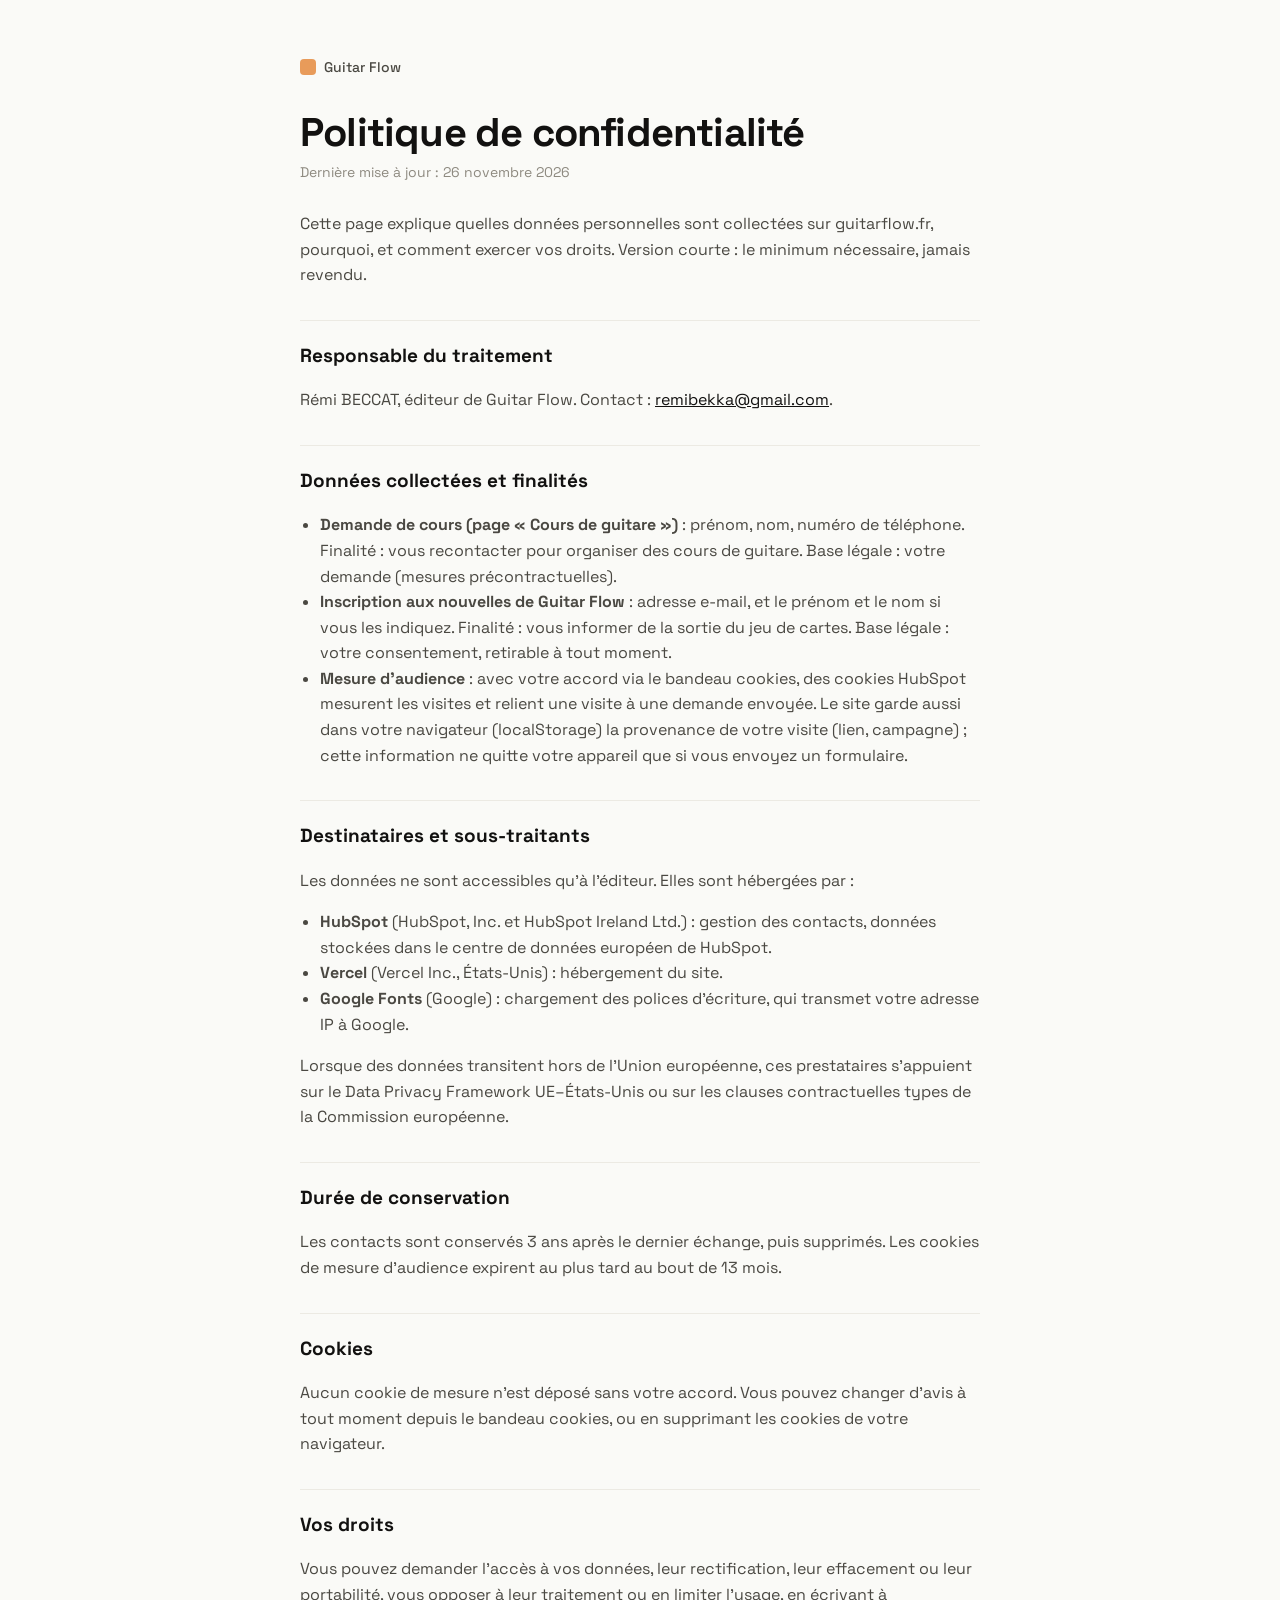
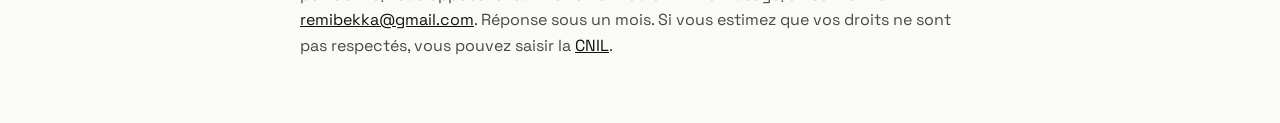
<file: confidentialite/index.html>
<!doctype html>
<html lang="fr">
<head>
<meta charset="utf-8"/>
<meta name="viewport" content="width=device-width, initial-scale=1.0, viewport-fit=cover"/>
<title>Politique de confidentialité — Guitar Flow</title>
<meta name="robots" content="noindex"/>
<meta name="color-scheme" content="light only"/>
<link rel="icon" type="image/svg+xml" href="/favicon.svg"/>
<link rel="stylesheet" href="https://fonts.googleapis.com/css2?family=Space+Grotesk:wght@400;500;700&display=swap"/>
<style>
  :root{--bg:#FAFAF7;--ink:#121110;--ink-2:#4A4842;--ink-3:#8E8A80;--line:#ECEAE3;--accent:#E89B5A;--gutter:20px}
  *{box-sizing:border-box}
  body{margin:0;background:var(--bg);color:var(--ink);font:400 16px/1.6 "Space Grotesk",system-ui,-apple-system,sans-serif;
    padding:max(24px,env(safe-area-inset-top)) max(var(--gutter),env(safe-area-inset-right)) 48px max(var(--gutter),env(safe-area-inset-left))}
  main{max-width:68ch;margin:0 auto}
  .back{display:inline-flex;align-items:center;gap:8px;color:var(--ink-2);text-decoration:none;font-weight:500;font-size:14px}
  .back i{width:16px;height:16px;border-radius:4px;background:var(--accent);display:block}
  h1{font-size:clamp(28px,7vw,40px);line-height:1.1;letter-spacing:-.02em;margin:28px 0 6px}
  .updated{color:var(--ink-3);font-size:14px;margin:0 0 28px}
  h2{font-size:19px;margin:32px 0 8px;padding-top:20px;border-top:1px solid var(--line)}
  p,li{color:var(--ink-2)} ul{padding-left:20px} a{color:var(--ink)}
  .todo{background:#FAEDDC;color:#95562A;padding:0 4px;border-radius:4px;font-weight:500}
  @media (min-width:768px){:root{--gutter:40px} body{padding-top:56px}}
</style>
</head>
<body>
<main>
<a class="back" href="/"><i aria-hidden="true"></i>Guitar Flow</a>
<h1>Politique de confidentialité</h1>
<p class="updated">Dernière mise à jour : 26 novembre 2026</p>

<p>Cette page explique quelles données personnelles sont collectées sur guitarflow.fr, pourquoi, et comment exercer vos droits. Version courte : le minimum nécessaire, jamais revendu.</p>

<h2>Responsable du traitement</h2>
<p>Rémi BECCAT, éditeur de Guitar Flow. Contact : <a href="mailto:remibekka@gmail.com">remibekka@gmail.com</a>.</p>

<h2>Données collectées et finalités</h2>
<ul>
  <li><strong>Demande de cours (page « Cours de guitare »)</strong> : prénom, nom, numéro de téléphone. Finalité : vous recontacter pour organiser des cours de guitare. Base légale : votre demande (mesures précontractuelles).</li>
  <li><strong>Inscription aux nouvelles de Guitar Flow</strong> : adresse e-mail, et le prénom et le nom si vous les indiquez. Finalité : vous informer de la sortie du jeu de cartes. Base légale : votre consentement, retirable à tout moment.</li>
  <li><strong>Mesure d'audience</strong> : avec votre accord via le bandeau cookies, des cookies HubSpot mesurent les visites et relient une visite à une demande envoyée. Le site garde aussi dans votre navigateur (localStorage) la provenance de votre visite (lien, campagne) ; cette information ne quitte votre appareil que si vous envoyez un formulaire.</li>
</ul>

<h2>Destinataires et sous-traitants</h2>
<p>Les données ne sont accessibles qu'à l'éditeur. Elles sont hébergées par :</p>
<ul>
  <li><strong>HubSpot</strong> (HubSpot, Inc. et HubSpot Ireland Ltd.) : gestion des contacts, données stockées dans le centre de données européen de HubSpot.</li>
  <li><strong>Vercel</strong> (Vercel Inc., États-Unis) : hébergement du site.</li>
  <li><strong>Google Fonts</strong> (Google) : chargement des polices d'écriture, qui transmet votre adresse IP à Google.</li>
</ul>
<p>Lorsque des données transitent hors de l'Union européenne, ces prestataires s'appuient sur le Data Privacy Framework UE–États-Unis ou sur les clauses contractuelles types de la Commission européenne.</p>

<h2>Durée de conservation</h2>
<p>Les contacts sont conservés 3 ans après le dernier échange, puis supprimés. Les cookies de mesure d'audience expirent au plus tard au bout de 13 mois.</p>

<h2>Cookies</h2>
<p>Aucun cookie de mesure n'est déposé sans votre accord. Vous pouvez changer d'avis à tout moment depuis le bandeau cookies, ou en supprimant les cookies de votre navigateur.</p>

<h2>Vos droits</h2>
<p>Vous pouvez demander l'accès à vos données, leur rectification, leur effacement ou leur portabilité, vous opposer à leur traitement ou en limiter l'usage, en écrivant à <a href="mailto:remibekka@gmail.com">remibekka@gmail.com</a>. Réponse sous un mois. Si vous estimez que vos droits ne sont pas respectés, vous pouvez saisir la <a href="https://www.cnil.fr/fr/plaintes">CNIL</a>.</p>

</main>
</body>
</html>
</file>
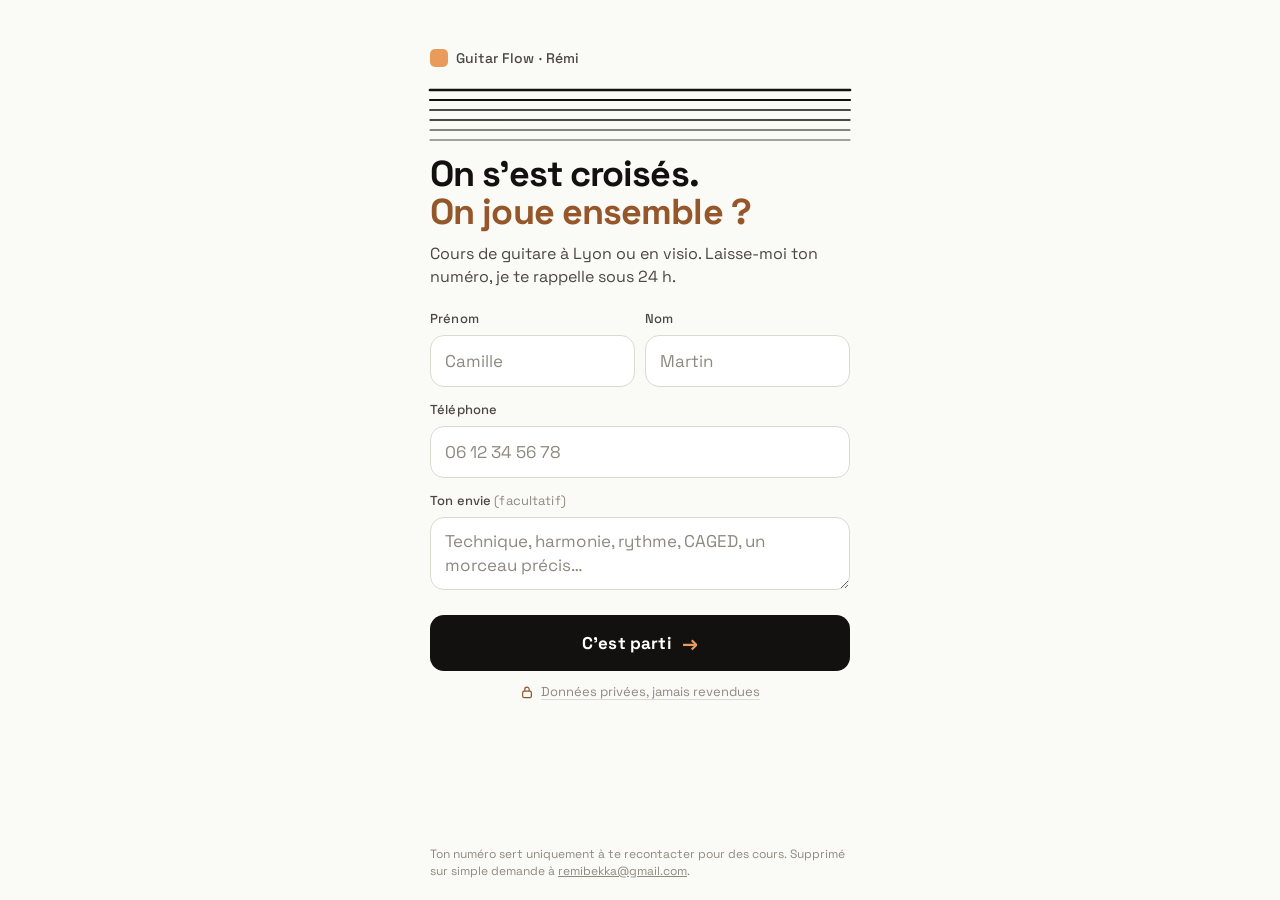
<file: cours/index.html>
<!doctype html>
<html lang="fr">
<head>
<meta charset="utf-8"/>
<meta name="viewport" content="width=device-width, initial-scale=1.0, viewport-fit=cover"/>
<title>Cours de guitare avec Rémi — Guitar Flow</title>
<meta name="description" content="Cours de guitare à Lyon avec Rémi. Laisse ton contact, je te recontacte sous 24 h."/>
<!-- Page de capture ouverte par la puce NFC / le QR code : pas de référencement -->
<meta name="robots" content="noindex"/>
<meta name="theme-color" content="#FAFAF7"/>
<meta name="color-scheme" content="light only"/>
<meta property="og:title" content="Cours de guitare avec Rémi"/>
<meta property="og:description" content="On s'est croisés ? Laisse ton contact, je te recontacte sous 24 h."/>
<meta property="og:image" content="https://www.guitarflow.fr/assets/og-image.png"/>
<link rel="icon" type="image/svg+xml" href="/favicon.svg"/>
<link rel="apple-touch-icon" href="/apple-touch-icon.png"/>
<link rel="preconnect" href="https://fonts.googleapis.com"/>
<link rel="preconnect" href="https://fonts.gstatic.com" crossorigin/>
<link rel="stylesheet" href="https://fonts.googleapis.com/css2?family=Space+Grotesk:wght@400;500;700&display=swap"/>
<script>
  /* ------------------------------------------------------------------
     CONFIG — à ajuster sans toucher au reste
     - hubspot : portail + ID du formulaire HubSpot « Capture élèves /cours ».
       L'envoi part vers l'API Forms v3 de HubSpot (contact créé/mis à jour +
       notification HubSpot). Vide = la page simule l'envoi sans rien transmettre.
     - remiPhone : si renseigné (format +33…), un bouton « Enregistrer le
       contact de Rémi » apparaît après l'envoi (vCard).
     ------------------------------------------------------------------ */
  window.GF_COURS = {
    hubspot: { portalId: "149861633", formGuid: "c6454c4c-e84a-4c74-85dd-84e11d0ca9f1", region: "eu1" }, // region : "na1" ou "eu1" (vide = pas de code de suivi)
    remiPhone: "",
    remiEmail: "remibekka@gmail.com"
  };
  /* Code de suivi HubSpot (pose le cookie hubspotutk, relié au contact à l'envoi) */
  (function (h) {
    if (!h || !h.region) return;
    var sc = document.createElement("script");
    sc.id = "hs-script-loader"; sc.async = true; sc.defer = true;
    sc.src = "https://js" + (h.region === "eu1" ? "-eu1" : "") + ".hs-scripts.com/" + h.portalId + ".js";
    document.head.appendChild(sc);
  })(window.GF_COURS.hubspot);
</script>
<style>
  :root{
    --bg:#FAFAF7; --paper:#fff; --ink:#121110; --ink-2:#4A4842; --ink-3:#8E8A80;
    --line:#DCD9D0; --line-soft:#ECEAE3; --accent:#E89B5A; --accent-ink:#95562A; --accent-bg:#FAEDDC;
    --radius:14px; --gutter:20px;
    --font:"Space Grotesk",system-ui,-apple-system,"Segoe UI",Roboto,sans-serif;
  }
  *{box-sizing:border-box;margin:0}
  html{-webkit-text-size-adjust:100%}
  body{
    min-height:100svh;background:var(--bg);color:var(--ink);font:400 17px/1.45 var(--font);
    display:flex;flex-direction:column;align-items:center;
    padding:max(18px,env(safe-area-inset-top)) max(var(--gutter),env(safe-area-inset-right)) max(20px,env(safe-area-inset-bottom)) max(var(--gutter),env(safe-area-inset-left));
  }
  main{width:100%;max-width:420px;flex:1;display:flex;flex-direction:column}

  .brand{display:flex;align-items:center;gap:8px;font-weight:500;font-size:14px;color:var(--ink-2);letter-spacing:.01em}
  .brand i{width:18px;height:18px;border-radius:5px;background:var(--accent);display:block}

  /* Les six cordes : vibrent une fois à l'ouverture, puis à chaque choix de niveau et à l'envoi */
  .strings{display:block;width:100%;height:58px;margin:18px 0 6px;overflow:visible}
  .strings line{stroke:var(--ink);stroke-linecap:round;transform-box:fill-box;transform-origin:center}
  .strings line.on{stroke:var(--accent)}
  .strum{animation:strum .9s cubic-bezier(.2,.6,.3,1) both}
  @keyframes strum{
    0%{transform:translateY(0)} 10%{transform:translateY(-2.4px)} 22%{transform:translateY(2px)}
    36%{transform:translateY(-1.3px)} 52%{transform:translateY(.8px)} 70%{transform:translateY(-.35px)} 100%{transform:translateY(0)}
  }

  h1{font-weight:700;font-size:clamp(28px,8.4vw,36px);line-height:1.05;letter-spacing:-.025em;margin-top:6px}
  h1 em{font-style:normal;color:var(--accent-ink)}
  .sub{color:var(--ink-2);margin-top:10px;font-size:16px}

  form{margin-top:22px;display:flex;flex-direction:column;gap:14px}
  label{font-size:13px;font-weight:500;color:var(--ink-2);display:block;margin-bottom:6px;letter-spacing:.01em}
  input[type=text],input[type=tel],input[type=email],textarea{
    width:100%;height:52px;padding:0 14px;border:1px solid var(--line);border-radius:var(--radius);
    background:var(--paper);font:500 17px var(--font);color:var(--ink);outline:none;
    transition:border-color .15s, box-shadow .15s;
  }
  textarea{height:auto;min-height:72px;padding:12px 14px;line-height:1.4;resize:vertical;font-weight:400}
  label .opt{color:var(--ink-3);font-weight:400}
  input:focus,textarea:focus{border-color:var(--accent);box-shadow:0 0 0 3px var(--accent-bg)}
  input::placeholder,textarea::placeholder{color:var(--ink-3);font-weight:400}

  .row{display:grid;grid-template-columns:1fr 1fr;gap:10px}
  .row > *{min-width:0}

  .hp{position:absolute;left:-9999px;width:1px;height:1px;overflow:hidden}

  .submit{
    margin-top:4px;height:56px;border:0;border-radius:var(--radius);background:var(--ink);color:#fff;
    font:700 17px var(--font);letter-spacing:.01em;cursor:pointer;display:flex;align-items:center;justify-content:center;gap:10px;
    transition:transform .1s, opacity .2s;
  }
  .submit:active{transform:scale(.985)}
  .submit[disabled]{opacity:.6}
  .submit .arrow{color:var(--accent);font-size:20px;line-height:1}
  .err{color:#8B2E2C;font-size:14px;min-height:0}
  .err:empty{display:none}

  .trust{display:flex;align-items:center;justify-content:center;gap:7px;margin:-2px 0 0;font-size:13px;color:var(--ink-3);text-align:center}
  .trust svg{flex:none;color:var(--accent-ink)}
  .trust a{color:var(--ink-3);text-decoration-color:var(--line);text-underline-offset:3px}
  .legal{margin-top:auto;padding-top:22px;font-size:12px;color:var(--ink-3);line-height:1.4}
  .legal a{color:inherit}

  /* Écran de confirmation */
  .done{display:none;flex-direction:column;align-items:flex-start;margin-top:8px}
  .sent .done{display:flex}
  .sent form,.sent .intro{display:none}
  .done h2{font-weight:700;font-size:clamp(28px,8.4vw,36px);line-height:1.05;letter-spacing:-.025em}
  .done p{color:var(--ink-2);margin-top:10px}
  .done .actions{display:flex;flex-direction:column;gap:10px;width:100%;margin-top:22px}
  .btn-ghost{
    display:flex;align-items:center;justify-content:center;height:52px;border:1px solid var(--line);border-radius:var(--radius);
    background:var(--paper);color:var(--ink);font:500 16px var(--font);text-decoration:none;
  }
  .reveal{animation:reveal .5s cubic-bezier(.2,.7,.3,1) both}
  @keyframes reveal{from{opacity:0;transform:translateY(8px)}to{opacity:1;transform:none}}

  @media (min-width:768px){ body{padding-top:48px} }
  @media (prefers-reduced-motion:reduce){ .strum,.reveal{animation:none} }
</style>
</head>
<body>
<main id="app">
  <div class="brand"><i aria-hidden="true"></i>Guitar Flow · Rémi</div>

  <svg class="strings" id="strings" viewBox="0 0 400 58" preserveAspectRatio="none" aria-hidden="true">
    <!-- Mi grave (épaisse) en haut → mi aigu (fine) en bas -->
    <line x1="0" x2="400" y1="4"  y2="4"  stroke-width="2.6"/>
    <line x1="0" x2="400" y1="14" y2="14" stroke-width="2.1"/>
    <line x1="0" x2="400" y1="24" y2="24" stroke-width="1.7"/>
    <line x1="0" x2="400" y1="34" y2="34" stroke-width="1.3"/>
    <line x1="0" x2="400" y1="44" y2="44" stroke-width="1"/>
    <line x1="0" x2="400" y1="54" y2="54" stroke-width=".75"/>
  </svg>

  <div class="intro">
    <h1>On s'est croisés.<br/><em>On joue ensemble&nbsp;?</em></h1>
    <p class="sub">Cours de guitare à Lyon ou en visio. Laisse-moi ton numéro, je te rappelle sous 24&nbsp;h.</p>
  </div>

  <form id="form" novalidate>
    <div class="row">
      <div>
        <label for="first">Prénom</label>
        <input id="first" name="first" type="text" autocomplete="given-name" autocapitalize="words" enterkeyhint="next" placeholder="Camille" required maxlength="60" data-string="0"/>
      </div>
      <div>
        <label for="last">Nom</label>
        <input id="last" name="last" type="text" autocomplete="family-name" autocapitalize="words" enterkeyhint="next" placeholder="Martin" required maxlength="60" data-string="2"/>
      </div>
    </div>

    <div>
      <label for="phone">Téléphone</label>
      <input id="phone" name="phone" type="tel" inputmode="tel" autocomplete="tel" enterkeyhint="next" placeholder="06 12 34 56 78" required maxlength="30" data-string="4"/>
    </div>

    <div>
      <label for="envie">Ton envie <span class="opt">(facultatif)</span></label>
      <textarea id="envie" name="envie" rows="2" maxlength="500" placeholder="Technique, harmonie, rythme, CAGED, un morceau précis…" data-string="5"></textarea>
    </div>

    <!-- Piège à robots : invisible pour un humain -->
    <div class="hp" aria-hidden="true"><label>Site web<input type="text" name="website" tabindex="-1" autocomplete="off"/></label></div>

    <p class="err" id="err" role="alert"></p>
    <button class="submit" id="submit" type="submit">C'est parti <span class="arrow" aria-hidden="true">→</span></button>
    <p class="trust">
      <svg viewBox="0 0 16 16" width="14" height="14" aria-hidden="true"><rect x="3" y="7" width="10" height="7.5" rx="1.8" fill="none" stroke="currentColor" stroke-width="1.4"/><path d="M5.5 7V5a2.5 2.5 0 0 1 5 0v2" fill="none" stroke="currentColor" stroke-width="1.4"/></svg>
      <a href="/confidentialite/">Données privées, jamais revendues</a>
    </p>
  </form>

  <section class="done" id="done" aria-live="polite">
    <h2 id="done-title">Bien reçu&nbsp;🤘</h2>
    <p id="done-text">Je t'appelle d'ici demain. À très vite, guitare en main.</p>
    <div class="actions">
      <a class="btn-ghost" id="vcard" href="#" style="display:none">Enregistrer le contact de Rémi</a>
      <a class="btn-ghost" href="https://www.guitarflow.fr/?utm_source=cours&utm_medium=capture">Découvrir les cartes Guitar Flow</a>
    </div>
  </section>

  <p class="legal">Ton numéro sert uniquement à te recontacter pour des cours. Supprimé sur simple demande à <a href="mailto:remibekka@gmail.com">remibekka@gmail.com</a>.</p>
</main>

<script>
(function () {
  var cfg = window.GF_COURS || {};
  var app = document.getElementById("app");
  var form = document.getElementById("form");
  var first = document.getElementById("first");
  var last = document.getElementById("last");
  var phone = document.getElementById("phone");
  var envie = document.getElementById("envie");
  var err = document.getElementById("err");
  var submit = document.getElementById("submit");
  var lines = document.querySelectorAll("#strings line");
  var reduce = window.matchMedia && matchMedia("(prefers-reduced-motion: reduce)").matches;


  /* ---------- Cordes ----------
     Elles vibrent à l'ouverture ; chaque champ a « sa » corde, qui s'allume et
     vibre quand on y entre ; toutes grattent à l'envoi. */
  function pluck(i, delay) {
    var l = lines[i];
    if (!l || reduce) return;
    setTimeout(function () { l.classList.remove("strum"); void l.getBBox(); l.classList.add("strum"); }, delay || 0);
  }
  function strumAll(up) { for (var i = 0; i < lines.length; i++) pluck(up ? lines.length - 1 - i : i, i * 45); }
  function buzz(p) { try { navigator.vibrate && navigator.vibrate(p); } catch (e) {} }
  setTimeout(function () { strumAll(false); }, 250);

  [first, last, phone, envie].forEach(function (f) {
    f.addEventListener("focus", function () {
      var s = +f.dataset.string;
      lines.forEach(function (l) { l.classList.remove("on"); });
      lines[s].classList.add("on"); pluck(s);
    });
    f.addEventListener("input", function () { err.textContent = ""; });
  });

  /* ---------- Validation ---------- */
  function cleanPhone(v) { return v.replace(/[^\d+]/g, ""); }
  function validate() {
    if (first.value.trim().length < 2) return [first, "Ton prénom, pour que je sache qui tu es."];
    if (last.value.trim().length < 1) return [last, "Ton nom aussi, pour te retrouver facilement."];
    var d = cleanPhone(phone.value).replace(/^\+33/, "0").replace(/^0033/, "0");
    if (d.replace(/\D/g, "").length < 9) return [phone, "Ce numéro a l'air incomplet."];
    return null;
  }

  /* ---------- Envoi ----------
     API Forms v3 de HubSpot (réponse lisible : une erreur 4xx s'affiche).
     La source (?s=nfc|qr) n'est pas un champ : HubSpot la garde dans l'URL de
     la page de conversion (context.pageUri). */
  form.addEventListener("submit", function (e) {
    e.preventDefault();
    err.textContent = "";
    if (form.website.value) return; // robot
    var bad = validate();
    if (bad) { err.textContent = bad[1]; bad[0].focus(); buzz([20, 40, 20]); return; }

    var fn = first.value.trim(), ln = last.value.trim(), tel = cleanPhone(phone.value.trim());
    if (/^0\d{9}$/.test(tel)) tel = "+33" + tel.slice(1); // format international : appel en 1 clic depuis HubSpot
    var hs = cfg.hubspot || {};
    submit.disabled = true; submit.firstChild.nodeValue = "Envoi… ";

    var ev = envie.value.trim();
    var src = ""; try { src = (new URLSearchParams(location.search).get("s") || "").slice(0, 20); } catch (x) {}

    // 1) Fiche contact : /api/cours (fonction Vercel → API CRM HubSpot).
    //    Le formulaire public ne crée pas de contact sans email.
    var crm = fetch("/api/cours", {
      method: "POST", headers: { "Content-Type": "application/json" }, keepalive: true,
      body: JSON.stringify({ firstname: fn, lastname: ln, phone: tel, envie: ev, source: src, website: form.website.value })
    }).then(function (r) {
      if (!r.ok) return r.text().then(function (t) { console.warn("CRM", r.status, t); throw new Error("crm " + r.status); });
    });

    // 2) Soumission du formulaire HubSpot : notification, suivi (hutk), historique.
    var sub = null;
    if (hs.formGuid) {
      var host = hs.region === "eu1" ? "https://api-eu1.hsforms.com" : "https://api.hsforms.com";
      var hutk = (document.cookie.match(/(?:^|;\s*)hubspotutk=([^;]+)/) || [])[1];
      var payload = {
        fields: [
          { objectTypeId: "0-1", name: "firstname", value: fn },
          { objectTypeId: "0-1", name: "lastname", value: ln },
          { objectTypeId: "0-1", name: "phone", value: tel },
          { objectTypeId: "0-1", name: "mobilephone", value: tel }
        ],
        context: { pageUri: location.href, pageName: document.title }
      };
      if (ev) payload.fields.push({ objectTypeId: "0-1", name: "envie", value: ev });
      if (hutk) payload.context.hutk = hutk;
      sub = fetch(host + "/submissions/v3/integration/submit/" + hs.portalId + "/" + hs.formGuid, {
        method: "POST", headers: { "Content-Type": "application/json" }, body: JSON.stringify(payload), keepalive: true
      }).then(function (r) {
        if (!r.ok) return r.text().then(function (t) { console.warn("HubSpot", r.status, t); throw new Error("hs " + r.status); });
      });
    }

    // Succès dès que l'un des deux a enregistré le contact quelque part.
    var send = new Promise(function (ok, ko) {
      var tries = [crm].concat(sub ? [sub] : []), fails = 0;
      tries.forEach(function (p) { p.then(ok, function () { if (++fails === tries.length) ko(); }); });
    });

    send.then(function () {
      document.getElementById("done-title").innerHTML = "Bien reçu, " + escapeHtml(fn) + "&nbsp;🤘";
      app.classList.add("sent");
      document.getElementById("done").classList.add("reveal");
      strumAll(true); buzz([15, 30, 15, 30, 40]);
      window.scrollTo(0, 0);
    }).catch(function () {
      submit.disabled = false; submit.firstChild.nodeValue = "Réessayer ";
      err.innerHTML = "Ça n'est pas passé. Réessaie, ou <a href=\"sms:" + (cfg.remiPhone || "") +
        "?&body=" + encodeURIComponent("Salut Rémi, c'est " + fn + " " + ln + " ! Pour les cours de guitare : " + phone.value) +
        "\">envoie-moi un SMS</a>.";
    });
  });

  function escapeHtml(s) { return s.replace(/[&<>"']/g, function (c) { return { "&": "&amp;", "<": "&lt;", ">": "&gt;", '"': "&quot;", "'": "&#39;" }[c]; }); }

  /* ---------- vCard (si numéro renseigné) ---------- */
  if (cfg.remiPhone) {
    var v = ["BEGIN:VCARD", "VERSION:3.0", "N:;Rémi;;;", "FN:Rémi — Cours de guitare", "ORG:Guitar Flow",
      "TEL;TYPE=CELL:" + cfg.remiPhone, cfg.remiEmail ? "EMAIL:" + cfg.remiEmail : "", "URL:https://www.guitarflow.fr", "END:VCARD"]
      .filter(Boolean).join("\r\n");
    var a = document.getElementById("vcard");
    a.href = "data:text/vcard;charset=utf-8," + encodeURIComponent(v);
    a.download = "Remi-Guitare.vcf";
    a.style.display = "flex";
  }
})();
</script>
</body>
</html>
</file>
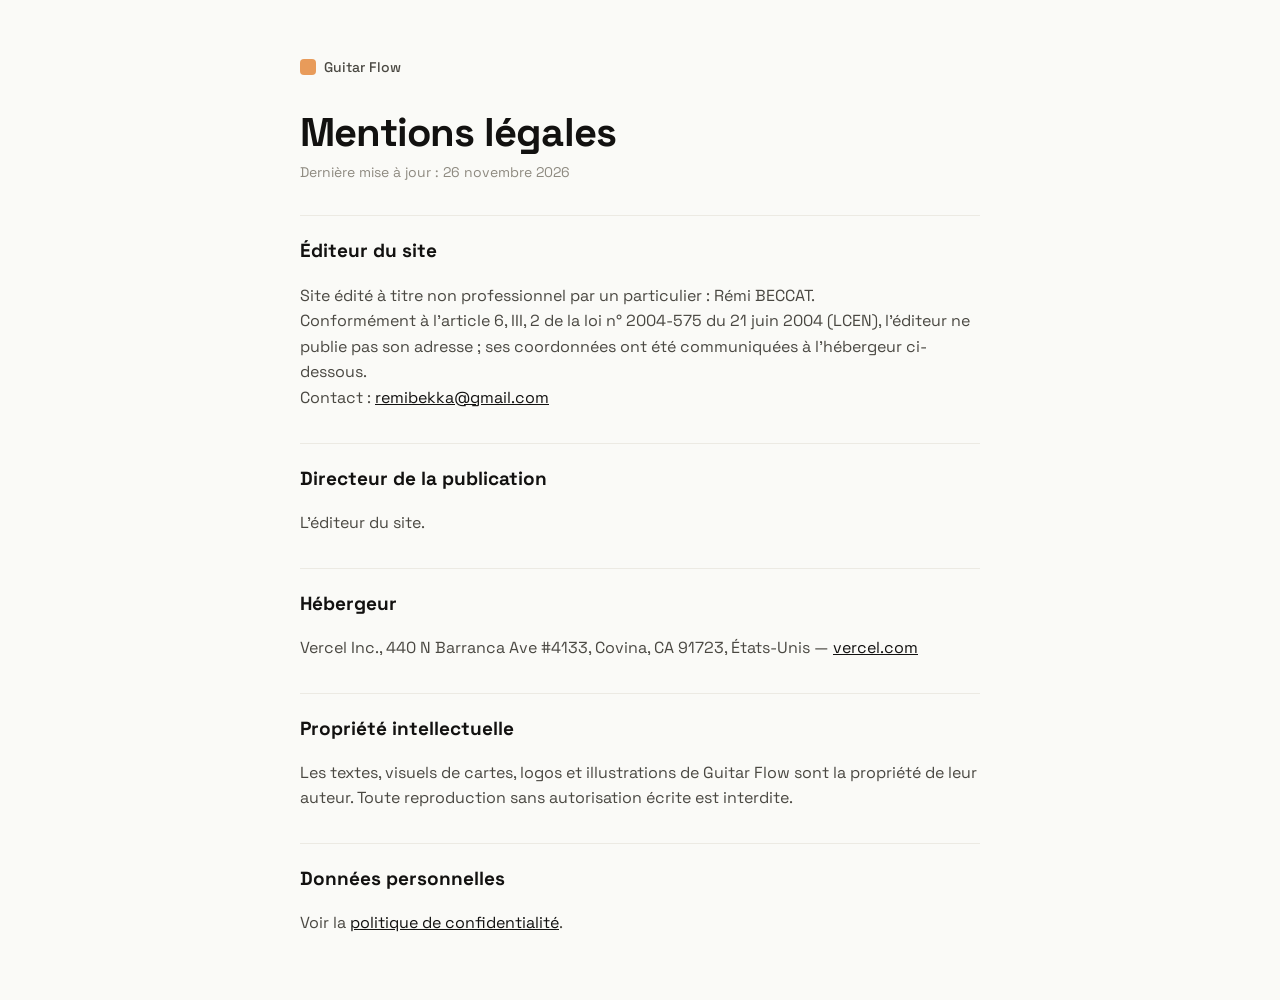
<file: mentions-legales/index.html>
<!doctype html>
<html lang="fr">
<head>
<meta charset="utf-8"/>
<meta name="viewport" content="width=device-width, initial-scale=1.0, viewport-fit=cover"/>
<title>Mentions légales — Guitar Flow</title>
<meta name="robots" content="noindex"/>
<meta name="color-scheme" content="light only"/>
<link rel="icon" type="image/svg+xml" href="/favicon.svg"/>
<link rel="stylesheet" href="https://fonts.googleapis.com/css2?family=Space+Grotesk:wght@400;500;700&display=swap"/>
<style>
  :root{--bg:#FAFAF7;--ink:#121110;--ink-2:#4A4842;--ink-3:#8E8A80;--line:#ECEAE3;--accent:#E89B5A;--gutter:20px}
  *{box-sizing:border-box}
  body{margin:0;background:var(--bg);color:var(--ink);font:400 16px/1.6 "Space Grotesk",system-ui,-apple-system,sans-serif;
    padding:max(24px,env(safe-area-inset-top)) max(var(--gutter),env(safe-area-inset-right)) 48px max(var(--gutter),env(safe-area-inset-left))}
  main{max-width:68ch;margin:0 auto}
  .back{display:inline-flex;align-items:center;gap:8px;color:var(--ink-2);text-decoration:none;font-weight:500;font-size:14px}
  .back i{width:16px;height:16px;border-radius:4px;background:var(--accent);display:block}
  h1{font-size:clamp(28px,7vw,40px);line-height:1.1;letter-spacing:-.02em;margin:28px 0 6px}
  .updated{color:var(--ink-3);font-size:14px;margin:0 0 28px}
  h2{font-size:19px;margin:32px 0 8px;padding-top:20px;border-top:1px solid var(--line)}
  p,li{color:var(--ink-2)} ul{padding-left:20px} a{color:var(--ink)}
  .todo{background:#FAEDDC;color:#95562A;padding:0 4px;border-radius:4px;font-weight:500}
  @media (min-width:768px){:root{--gutter:40px} body{padding-top:56px}}
</style>
</head>
<body>
<main>
<a class="back" href="/"><i aria-hidden="true"></i>Guitar Flow</a>
<h1>Mentions légales</h1>
<p class="updated">Dernière mise à jour : 26 novembre 2026</p>

<h2>Éditeur du site</h2>
<p>Site édité à titre non professionnel par un particulier : Rémi BECCAT.<br/>
Conformément à l'article 6, III, 2 de la loi n° 2004-575 du 21 juin 2004 (LCEN), l'éditeur ne publie pas son adresse ; ses coordonnées ont été communiquées à l'hébergeur ci-dessous.<br/>
Contact : <a href="mailto:remibekka@gmail.com">remibekka@gmail.com</a></p>

<h2>Directeur de la publication</h2>
<p>L'éditeur du site.</p>

<h2>Hébergeur</h2>
<p>Vercel Inc., 440 N Barranca Ave #4133, Covina, CA 91723, États-Unis — <a href="https://vercel.com">vercel.com</a></p>

<h2>Propriété intellectuelle</h2>
<p>Les textes, visuels de cartes, logos et illustrations de Guitar Flow sont la propriété de leur auteur. Toute reproduction sans autorisation écrite est interdite.</p>

<h2>Données personnelles</h2>
<p>Voir la <a href="/confidentialite/">politique de confidentialité</a>.</p>

</main>
</body>
</html>
</file>
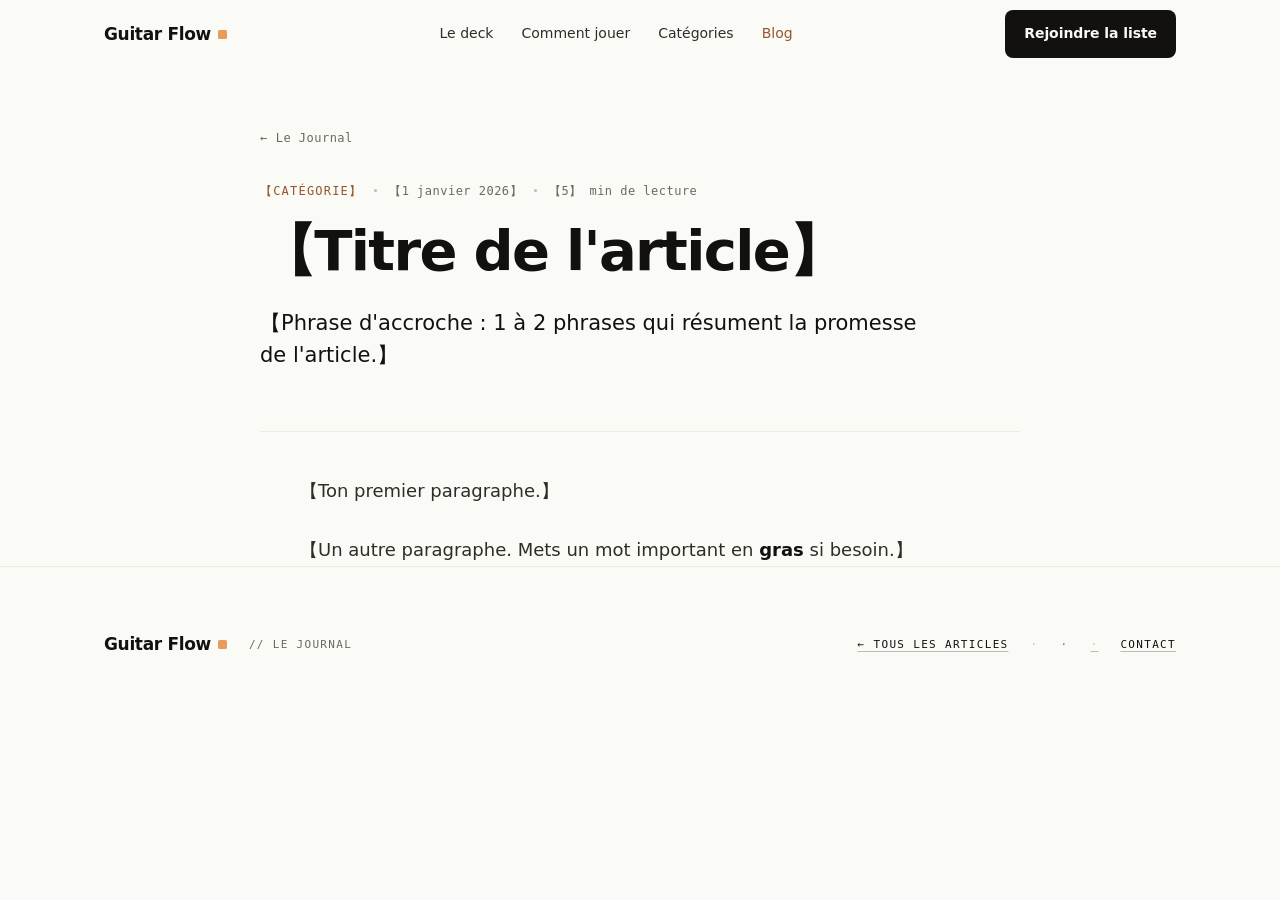
<file: _gabarit-article.html>
<!doctype html>
<!-- =====================================================================
     GABARIT ARTICLE — Guitar Flow
     ---------------------------------------------------------------------
     POUR PUBLIER UN NOUVEL ARTICLE :
     1. Duplique ce fichier et renomme-le (ex. "article-mon-sujet.html").
        ⚠️ Pas d'espaces ni d'accents dans le nom de fichier.
     2. Remplace tout ce qui est entre【...】ci-dessous.
     3. Écris ton contenu dans la zone <div class="article__body"> :
        utilise les briques prêtes à l'emploi listées tout en bas en commentaire.
     4. Ajoute une carte vers ton article dans Blog.html
        (copie le bloc <article class="post-feat"> ou un bloc <a class="post">).
     ===================================================================== -->
<html lang="fr">
<head>
<meta charset="utf-8"/>
<meta name="viewport" content="width=device-width, initial-scale=1"/>
<title>【Titre de l'article】 — Guitar Flow</title>
<meta name="description" content="【Résumé de l'article en une phrase pour Google.】"/>
<link rel="stylesheet" href="colors_and_type.css"/>
<link rel="stylesheet" href="styles.css"/>
<link rel="stylesheet" href="blog.css"/>
</head>
<body data-palette="base">

<nav class="nav" id="nav">
  <div class="container nav__inner">
    <a href="index.html" class="logo">
      Guitar Flow<span class="logo__sq" aria-hidden="true"></span>
    </a>
    <div class="nav__links">
      <a href="index.html#solution">Le deck</a>
      <a href="index.html#comment">Comment jouer</a>
      <a href="index.html#categories">Catégories</a>
      <a href="Blog.html" class="nav-current">Blog</a>
    </div>
    <a href="index.html#cta" class="btn btn--primary">Rejoindre la liste</a>
  </div>
</nav>

<article class="article">
  <div class="container">

    <header class="article__head">
      <a href="Blog.html" class="article__back"><span class="a" aria-hidden="true">←</span> Le Journal</a>
      <div class="post-meta article__meta">
        <span class="post-meta__cat">【Catégorie】</span>
        <span class="post-meta__dot" aria-hidden="true"></span>
        <span>【1 janvier 2026】</span>
        <span class="post-meta__dot" aria-hidden="true"></span>
        <span>【5】 min de lecture</span>
      </div>
      <h1 class="article__title">【Titre de l'article】</h1>
      <p class="article__intro">【Phrase d'accroche : 1 à 2 phrases qui résument la promesse de l'article.】</p>
    </header>

    <hr class="article__rule"/>

    <div class="article__body">

      <!-- ⬇️ ÉCRIS TON ARTICLE ICI. Garde un paragraphe par balise <p>. -->

      <p>【Ton premier paragraphe.】</p>

      <p>【Un autre paragraphe. Mets un mot important en <strong>gras</strong> si besoin.】</p>

      <!-- =================================================================
           BRIQUES PRÊTES À L'EMPLOI — copie-colle puis remplace le texte.
           Supprime celles que tu n'utilises pas.
           ================================================================= -->

      <!-- (A) ENCADRÉ / mise en garde ----------------------------------
      <div class="callout">
        <span class="callout__label">// Le piège</span>
        <p>【Le texte de l'encadré.】</p>
      </div>
      -->

      <!-- (B) LISTE D'ÉTAPES NUMÉROTÉES ---------------------------------
      <div class="steps-list">
        <section class="step-block">
          <div class="step-block__num">01</div>
          <div class="step-block__content">
            <h2 class="step-block__title">【Titre de l'étape】</h2>
            <div class="step-block__body">
              <p>【Texte de l'étape.】</p>
            </div>
          </div>
        </section>
        【… duplique <section class="step-block"> pour 02, 03, etc. …】
      </div>
      -->

      <!-- (C) PETIT LABEL EN LIGNE (L'action / L'objectif / L'impact) ----
      <p class="note"><span class="note__k">L'action</span>【Le texte.】</p>
      -->

      <!-- (D) LISTE DE QUESTIONS ----------------------------------------
      <ul class="q-list">
        <li>【Première question ?】</li>
        <li>【Deuxième question ?】</li>
      </ul>
      -->

      <!-- (E) LISTE "TERME → DÉFINITION" --------------------------------
      <ul class="var-list">
        <li><span class="var-k">【Terme】</span><span>【Définition.】</span></li>
        <li><span class="var-k">【Terme】</span><span>【Définition.】</span></li>
      </ul>
      -->

      <!-- ⬆️ FIN DE TON ARTICLE -->

    </div>
  </div>
</article>

<footer class="footer article-foot">
  <div class="container footer__inner">
    <div class="footer__left">
      <a href="index.html" class="logo">Guitar Flow<span class="logo__sq" aria-hidden="true"></span></a>
      <span class="footer__line">// Le journal</span>
    </div>
    <div class="footer__right">
      <a href="Blog.html">← Tous les articles</a>
      <span>·</span>
      <a href="mailto:remibekka@gmail.com">Contact</a>
    </div>
  </div>
</footer>

<script>
  (function () {
    var nav = document.getElementById("nav");
    var onScroll = function () { nav.classList.toggle("is-scrolled", window.scrollY > 12); };
    onScroll();
    window.addEventListener("scroll", onScroll, { passive: true });
  })();
</script>
</body>
</html>
</file>
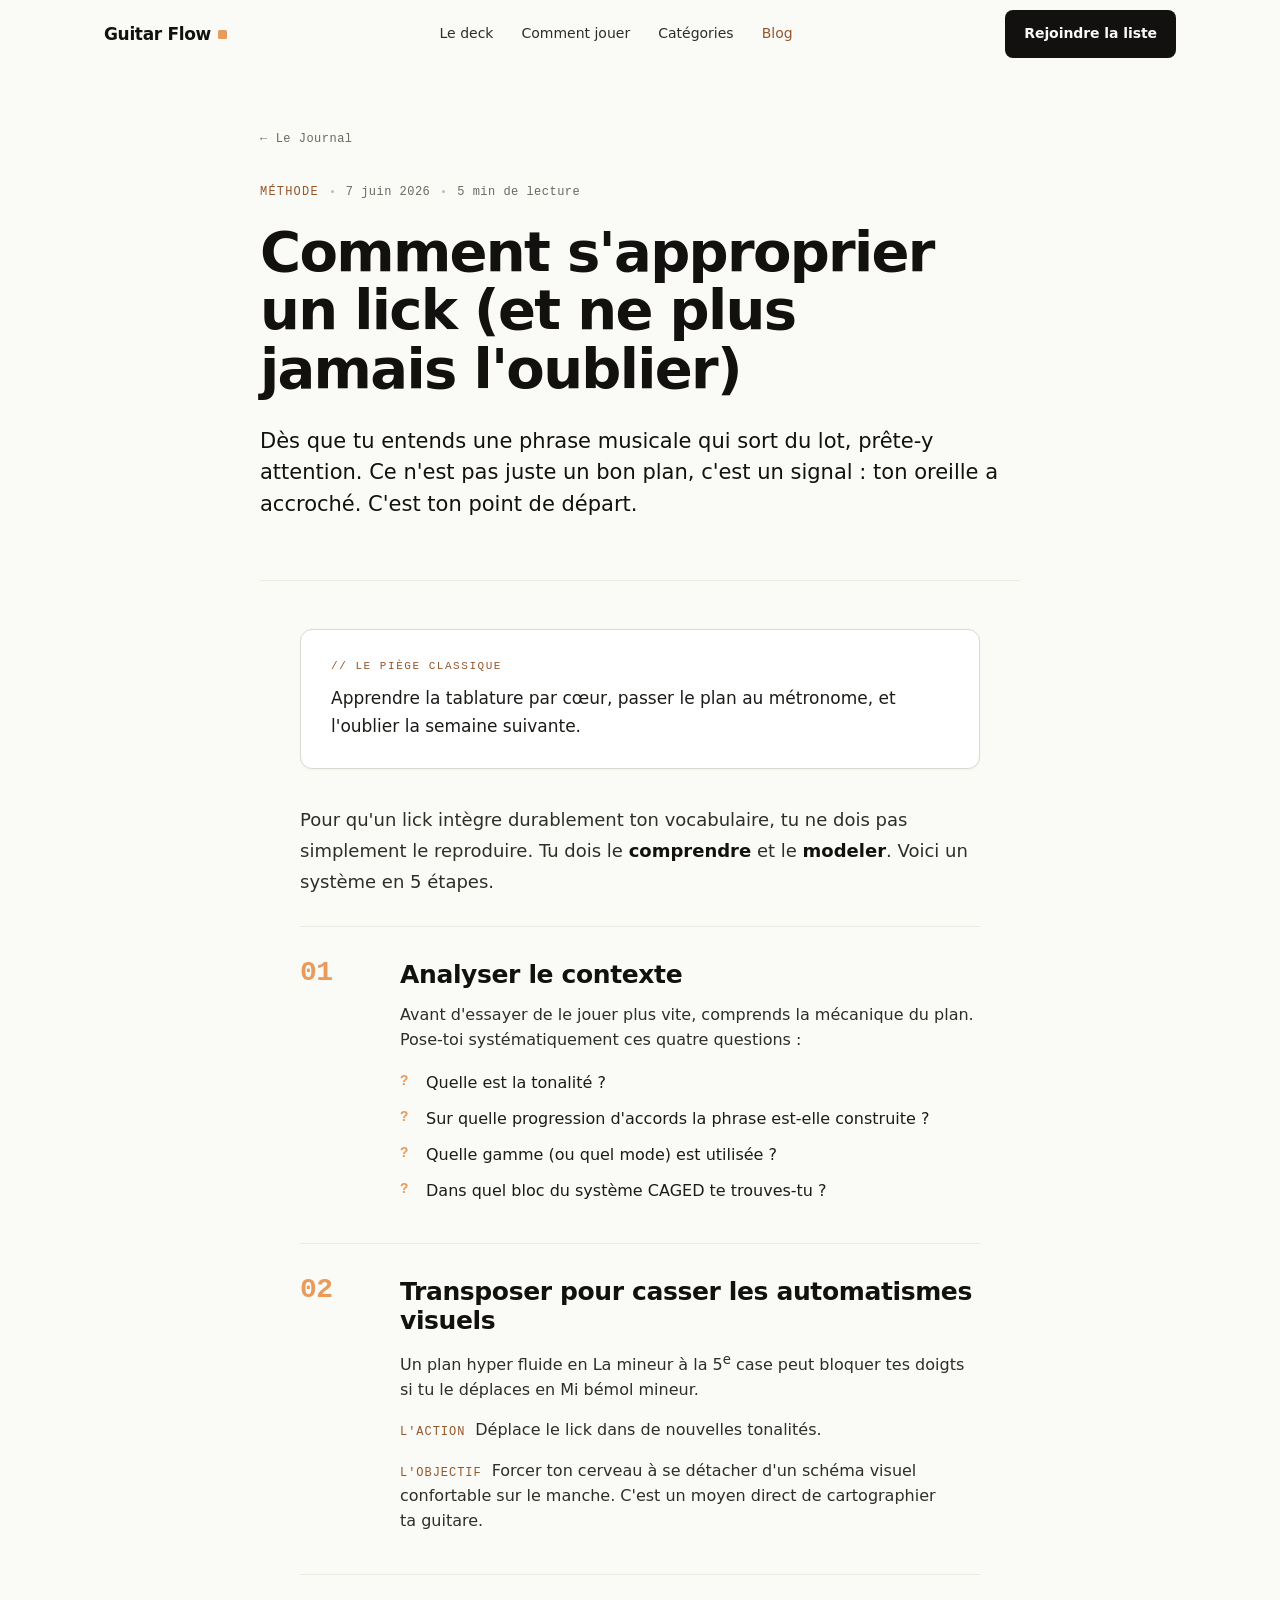
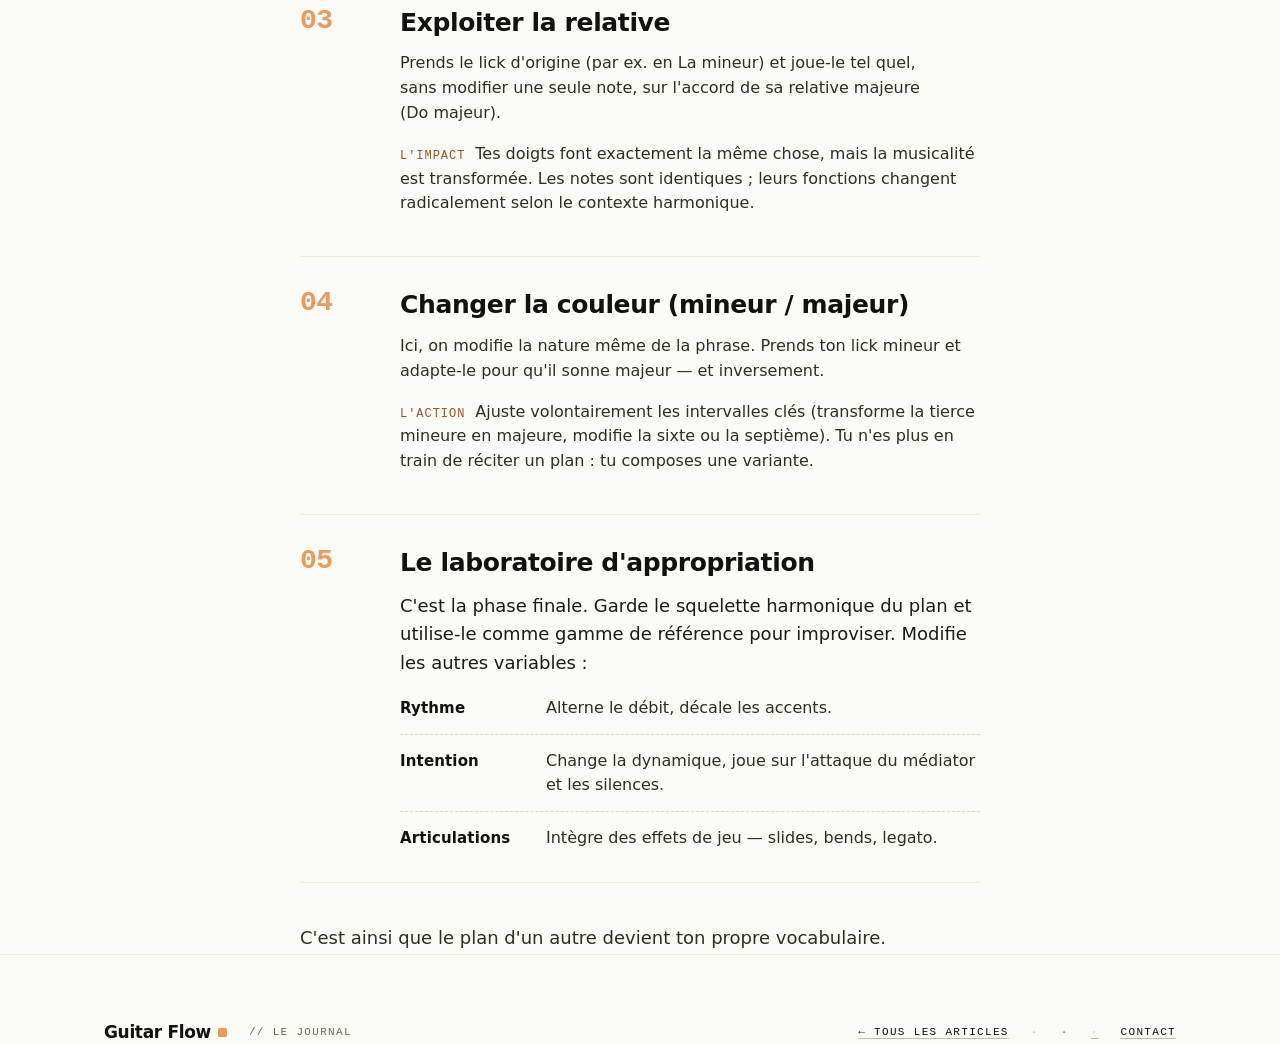
<file: article-approprier-un-lick.html>
<!doctype html>
<html lang="fr">
<head>
<meta charset="utf-8"/>
<meta name="viewport" content="width=device-width, initial-scale=1"/>
<title>Comment s'approprier un lick — Guitar Flow</title>
<meta name="description" content="Pour qu'un lick intègre durablement ton vocabulaire, tu ne dois pas le reproduire, mais le comprendre et le modeler. Un système en 5 étapes."/>
<link rel="stylesheet" href="colors_and_type.css"/>
<link rel="stylesheet" href="styles.css"/>
<link rel="stylesheet" href="blog.css"/>
</head>
<body data-palette="base">

<nav class="nav" id="nav">
  <div class="container nav__inner">
    <a href="index.html" class="logo">
      Guitar Flow<span class="logo__sq" aria-hidden="true"></span>
    </a>
    <div class="nav__links">
      <a href="index.html#solution">Le deck</a>
      <a href="index.html#comment">Comment jouer</a>
      <a href="index.html#categories">Catégories</a>
      <a href="Blog.html" class="nav-current">Blog</a>
    </div>
    <a href="index.html#cta" class="btn btn--primary">Rejoindre la liste</a>
  </div>
</nav>

<article class="article">
  <div class="container">

    <header class="article__head">
      <a href="Blog.html" class="article__back"><span class="a" aria-hidden="true">←</span> Le Journal</a>
      <div class="post-meta article__meta">
        <span class="post-meta__cat">Méthode</span>
        <span class="post-meta__dot" aria-hidden="true"></span>
        <span>7 juin 2026</span>
        <span class="post-meta__dot" aria-hidden="true"></span>
        <span>5 min de lecture</span>
      </div>
      <h1 class="article__title">Comment s'approprier un lick (et ne plus jamais l'oublier)</h1>
      <p class="article__intro">Dès que tu entends une phrase musicale qui sort du lot, prête-y attention. Ce n'est pas juste un bon plan, c'est un signal&nbsp;: ton oreille a accroché. C'est ton point de départ.</p>
    </header>

    <hr class="article__rule"/>

    <div class="article__body">

      <div class="callout">
        <span class="callout__label">// Le piège classique</span>
        <p>Apprendre la tablature par cœur, passer le plan au métronome, et l'oublier la semaine suivante.</p>
      </div>

      <p>Pour qu'un lick intègre durablement ton vocabulaire, tu ne dois pas simplement le reproduire. Tu dois le <strong>comprendre</strong> et le <strong>modeler</strong>. Voici un système en 5 étapes.</p>

      <div class="steps-list">

        <section class="step-block">
          <div class="step-block__num">01</div>
          <div class="step-block__content">
            <h2 class="step-block__title">Analyser le contexte</h2>
            <div class="step-block__body">
              <p>Avant d'essayer de le jouer plus vite, comprends la mécanique du plan. Pose-toi systématiquement ces quatre questions&nbsp;:</p>
              <ul class="q-list">
                <li>Quelle est la tonalité&nbsp;?</li>
                <li>Sur quelle progression d'accords la phrase est-elle construite&nbsp;?</li>
                <li>Quelle gamme (ou quel mode) est utilisée&nbsp;?</li>
                <li>Dans quel bloc du système CAGED te trouves-tu&nbsp;?</li>
              </ul>
            </div>
          </div>
        </section>

        <section class="step-block">
          <div class="step-block__num">02</div>
          <div class="step-block__content">
            <h2 class="step-block__title">Transposer pour casser les automatismes visuels</h2>
            <div class="step-block__body">
              <p>Un plan hyper fluide en La mineur à la 5<sup>e</sup> case peut bloquer tes doigts si tu le déplaces en Mi bémol mineur.</p>
              <p class="note"><span class="note__k">L'action</span>Déplace le lick dans de nouvelles tonalités.</p>
              <p class="note"><span class="note__k">L'objectif</span>Forcer ton cerveau à se détacher d'un schéma visuel confortable sur le manche. C'est un moyen direct de cartographier ta guitare.</p>
            </div>
          </div>
        </section>

        <section class="step-block">
          <div class="step-block__num">03</div>
          <div class="step-block__content">
            <h2 class="step-block__title">Exploiter la relative</h2>
            <div class="step-block__body">
              <p>Prends le lick d'origine (par ex. en La mineur) et joue-le tel quel, sans modifier une seule note, sur l'accord de sa relative majeure (Do majeur).</p>
              <p class="note"><span class="note__k">L'impact</span>Tes doigts font exactement la même chose, mais la musicalité est transformée. Les notes sont identiques&nbsp;; leurs fonctions changent radicalement selon le contexte harmonique.</p>
            </div>
          </div>
        </section>

        <section class="step-block">
          <div class="step-block__num">04</div>
          <div class="step-block__content">
            <h2 class="step-block__title">Changer la couleur (mineur / majeur)</h2>
            <div class="step-block__body">
              <p>Ici, on modifie la nature même de la phrase. Prends ton lick mineur et adapte-le pour qu'il sonne majeur — et inversement.</p>
              <p class="note"><span class="note__k">L'action</span>Ajuste volontairement les intervalles clés (transforme la tierce mineure en majeure, modifie la sixte ou la septième). Tu n'es plus en train de réciter un plan&nbsp;: tu composes une variante.</p>
            </div>
          </div>
        </section>

        <section class="step-block">
          <div class="step-block__num">05</div>
          <div class="step-block__content">
            <h2 class="step-block__title">Le laboratoire d'appropriation</h2>
            <div class="step-block__body">
              <p class="step-kicker">C'est la phase finale. Garde le squelette harmonique du plan et utilise-le comme gamme de référence pour improviser. Modifie les autres variables&nbsp;:</p>
              <ul class="var-list">
                <li><span class="var-k">Rythme</span><span>Alterne le débit, décale les accents.</span></li>
                <li><span class="var-k">Intention</span><span>Change la dynamique, joue sur l'attaque du médiator et les silences.</span></li>
                <li><span class="var-k">Articulations</span><span>Intègre des effets de jeu — slides, bends, legato.</span></li>
              </ul>
            </div>
          </div>
        </section>

      </div>

      <p>C'est ainsi que le plan d'un autre devient ton propre vocabulaire.</p>

    </div>
  </div>
</article>

<footer class="footer article-foot">
  <div class="container footer__inner">
    <div class="footer__left">
      <a href="index.html" class="logo">Guitar Flow<span class="logo__sq" aria-hidden="true"></span></a>
      <span class="footer__line">// Le journal</span>
    </div>
    <div class="footer__right">
      <a href="Blog.html">← Tous les articles</a>
      <span>·</span>
      <a href="mailto:remibekka@gmail.com">Contact</a>
    </div>
  </div>
</footer>

<script>
  (function () {
    var nav = document.getElementById("nav");
    var onScroll = function () { nav.classList.toggle("is-scrolled", window.scrollY > 12); };
    onScroll();
    window.addEventListener("scroll", onScroll, { passive: true });
  })();
</script>
</body>
</html>
</file>
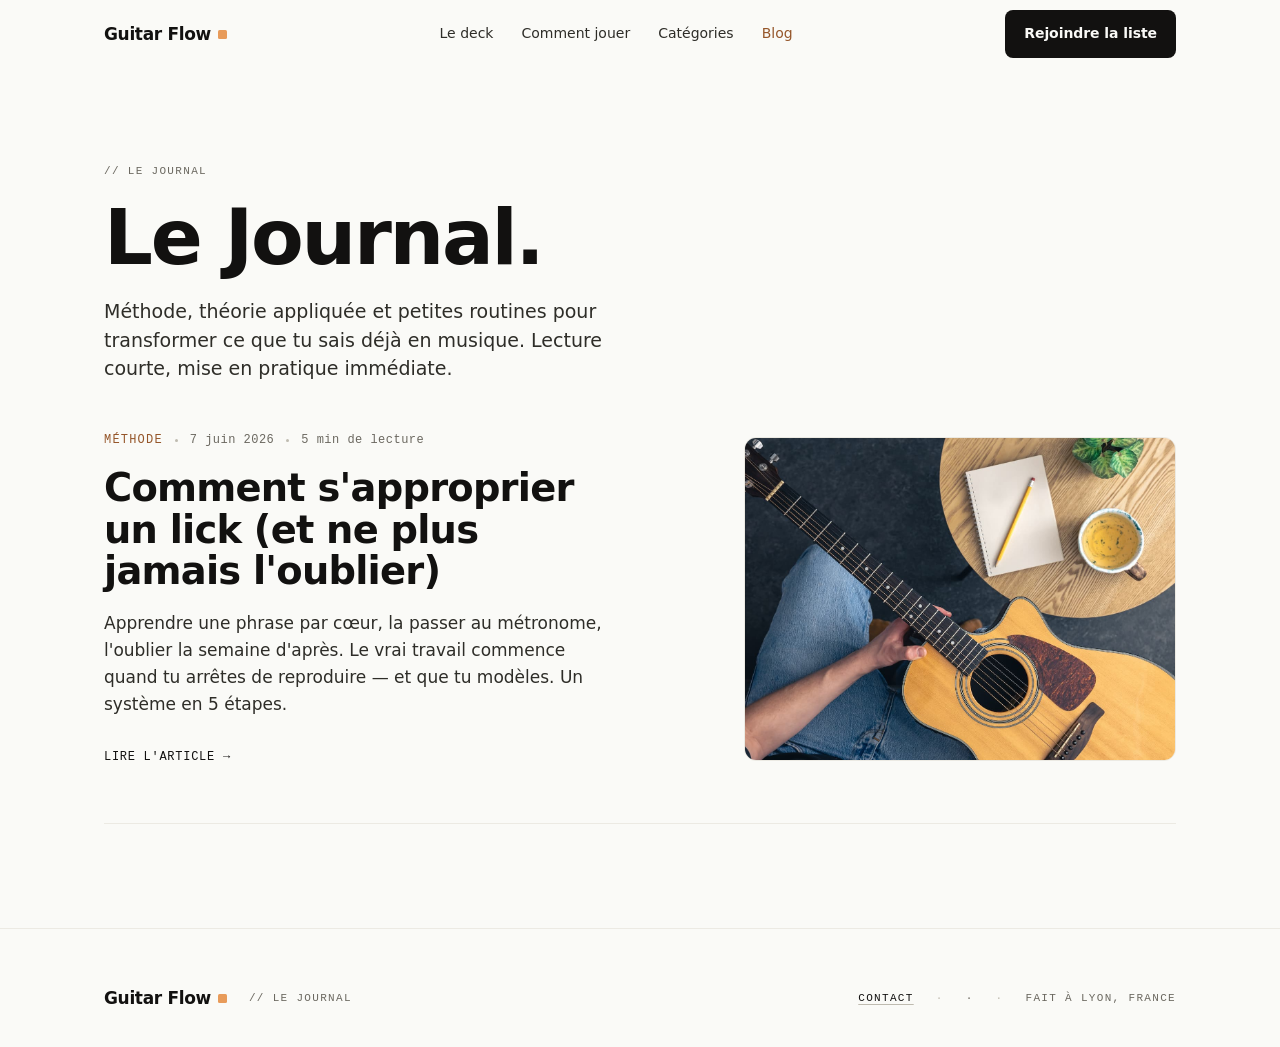
<file: Blog.html>
<!doctype html>
<html lang="fr">
<head>
<meta charset="utf-8"/>
<meta name="viewport" content="width=device-width, initial-scale=1"/>
<title>Le Journal — Guitar Flow</title>
<meta name="description" content="Le journal de Guitar Flow : méthode, théorie appliquée et routines pour débloquer ton jeu à la guitare."/>
<link rel="stylesheet" href="colors_and_type.css"/>
<link rel="stylesheet" href="styles.css"/>
<link rel="stylesheet" href="blog.css"/>
</head>
<body data-palette="base">

<nav class="nav" id="nav">
  <div class="container nav__inner">
    <a href="index.html" class="logo">
      Guitar Flow<span class="logo__sq" aria-hidden="true"></span>
    </a>
    <div class="nav__links">
      <a href="index.html#solution">Le deck</a>
      <a href="index.html#comment">Comment jouer</a>
      <a href="index.html#categories">Catégories</a>
      <a href="Blog.html" class="nav-current">Blog</a>
    </div>
    <a href="index.html#cta" class="btn btn--primary">Rejoindre la liste</a>
  </div>
</nav>

<header class="blog-hero">
  <div class="container">
    <span class="eyebrow blog-hero__eyebrow">// LE JOURNAL</span>
    <h1>Le Journal.</h1>
    <p class="blog-hero__sub">Méthode, théorie appliquée et petites routines pour transformer ce que tu sais déjà en musique. Lecture courte, mise en pratique immédiate.</p>
  </div>
</header>

<main class="container post-list">

  <!-- ============ ARTICLE EN AVANT ============ -->
  <article class="post-feat">
    <div class="post-feat__body">
      <div class="post-meta post-feat__meta">
        <span class="post-meta__cat">Méthode</span>
        <span class="post-meta__dot" aria-hidden="true"></span>
        <span>7 juin 2026</span>
        <span class="post-meta__dot" aria-hidden="true"></span>
        <span>5 min de lecture</span>
      </div>
      <h2 class="post-feat__title">
        <a href="article-approprier-un-lick.html">Comment s'approprier un lick (et ne plus jamais l'oublier)</a>
      </h2>
      <p class="post-feat__excerpt">Apprendre une phrase par cœur, la passer au métronome, l'oublier la semaine d'après. Le vrai travail commence quand tu arrêtes de reproduire — et que tu modèles. Un système en 5 étapes.</p>
      <a href="article-approprier-un-lick.html" class="read-more">
        Lire l'article <span class="read-more__arrow" aria-hidden="true">→</span>
      </a>
    </div>
    <a href="article-approprier-un-lick.html" class="post-feat__art post-feat__art--photo" aria-label="Lire l'article">
      <img src="assets/illustrations/article-lick.jpg" alt="Guitariste avec carnet et tasse, vue de dessus" draggable="false"/>
    </a>
  </article>

  <!-- Pour ajouter un article : copie _gabarit-article.html, puis duplique un bloc <a class="post"> ci-dessous. -->

</main>

<footer class="footer">
  <div class="container footer__inner">
    <div class="footer__left">
      <a href="index.html" class="logo">Guitar Flow<span class="logo__sq" aria-hidden="true"></span></a>
      <span class="footer__line">// Le journal</span>
    </div>
    <div class="footer__right">
      <a href="mailto:remibekka@gmail.com">Contact</a>
      <span>·</span>
      <span>Fait à Lyon, France</span>
    </div>
  </div>
</footer>

<script>
  (function () {
    var nav = document.getElementById("nav");
    var onScroll = function () { nav.classList.toggle("is-scrolled", window.scrollY > 12); };
    onScroll();
    window.addEventListener("scroll", onScroll, { passive: true });
  })();
</script>
</body>
</html>
</file>
<file: colors_and_type.css>
/* ==========================================================================
   Guitar Flow Cards — Design Tokens
   --------------------------------------------------------------------------
   White paper. One accent color at a time. Bold geometric type.
   No dark mode. No gradients (except one allowed soft hero glow).
   ========================================================================== */

:root {
  /* --------------------------------------------------------------------
     COLOR — Neutrals (10-step ink scale)
     -------------------------------------------------------------------- */
  --bg:        #FAFAF7;   /* page background — warm paper, not pure white */
  --paper:     #FFFFFF;   /* card / sheet surface */
  --ink-50:    #F5F4F0;
  --ink-100:   #ECEAE3;
  --ink-200:   #DCD9D0;
  --ink-300:   #BFBBB0;
  --ink-400:   #8E8A80;
  --ink-500:   #6B6860;
  --ink-600:   #4A4842;
  --ink-700:   #2E2D28;
  --ink-800:   #1C1B18;
  --ink-900:   #121110;   /* near-black, never pure #000 */

  /* Semantic neutrals */
  --fg-1:      var(--ink-900);   /* primary text */
  --fg-2:      var(--ink-700);   /* secondary text */
  --fg-3:      var(--ink-500);   /* tertiary, captions, meta */
  --fg-mute:   var(--ink-400);   /* placeholders, disabled-ish */
  --border-1:  var(--ink-100);   /* default 1px divider / card border */
  --border-2:  var(--ink-200);   /* heavier divider, input border */

  /* --------------------------------------------------------------------
     COLOR — Six category colors
     Each: -50 (tinted bg) / -500 (header band) / -700 (text on white)
     Vivid but desaturated. OKLCH chroma capped ~ 0.13.
     -------------------------------------------------------------------- */

  /* GREEN — rythme */
  --green-50:   #E8F1EA;
  --green-500:  #5CA877;
  --green-700:  #2E6B45;

  /* ORANGE — harmonie */
  --orange-50:  #FAEDDC;
  --orange-500: #E89B5A;
  --orange-700: #95562A;

  /* RED — mélodie */
  --red-50:     #F7E3E2;
  --red-500:    #DC6360;
  --red-700:    #8B2E2C;

  /* PURPLE — texture / effets */
  --purple-50:  #ECE6F2;
  --purple-500: #8B7EC8;
  --purple-700: #4F4585;

  /* BLUE — technique */
  --blue-50:    #DFE9F3;
  --blue-500:   #5288C2;
  --blue-700:   #244C7E;

  /* SLATE — mindset / repos */
  --slate-50:   #E6E8EB;
  --slate-500:  #6B7785;
  --slate-700:  #38424E;

  /* --------------------------------------------------------------------
     TYPOGRAPHY
     -------------------------------------------------------------------- */
  --font-display: "Space Grotesk", ui-sans-serif, system-ui, sans-serif;
  --font-body:    "Space Grotesk", ui-sans-serif, system-ui, sans-serif;
  --font-mono:    "JetBrains Mono", ui-monospace, "SFMono-Regular", monospace;

  /* Type scale — minor third (1.2) */
  --t-xs:    12px;
  --t-sm:    14px;
  --t-base:  16px;
  --t-md:    18px;
  --t-lg:    22px;
  --t-xl:    28px;
  --t-2xl:   36px;
  --t-3xl:   48px;
  --t-4xl:   64px;
  --t-5xl:   84px;

  --lh-tight:  1.05;
  --lh-snug:   1.2;
  --lh-normal: 1.45;
  --lh-body:   1.55;

  --track-tight:  -0.02em;
  --track-normal: 0;
  --track-loose:  0.04em;
  --track-cap:    0.12em;   /* uppercase eyebrows / category labels */

  /* --------------------------------------------------------------------
     SPACING — 4pt base
     -------------------------------------------------------------------- */
  --s-1:  4px;
  --s-2:  8px;
  --s-3:  12px;
  --s-4:  16px;
  --s-5:  24px;
  --s-6:  32px;
  --s-7:  48px;
  --s-8:  64px;
  --s-9:  96px;
  --s-10: 128px;

  /* --------------------------------------------------------------------
     RADII
     -------------------------------------------------------------------- */
  --r-sm:   4px;
  --r-md:   8px;    /* default — cards, buttons, inputs */
  --r-lg:   12px;
  --r-pill: 999px;

  /* --------------------------------------------------------------------
     SHADOWS — two levels only
     -------------------------------------------------------------------- */
  --shadow-1: 0 1px 2px rgba(20,20,20,0.04);
  --shadow-2: 0 1px 2px rgba(20,20,20,0.04),
              0 8px 24px -8px rgba(20,20,20,0.10);

  /* --------------------------------------------------------------------
     MOTION
     -------------------------------------------------------------------- */
  --ease:      cubic-bezier(.4, 0, .2, 1);
  --dur-fast:  100ms;
  --dur:       150ms;
  --dur-slow:  300ms;

  /* --------------------------------------------------------------------
     LAYOUT
     -------------------------------------------------------------------- */
  --container: 1200px;
  --read:       56ch;
}

/* ==========================================================================
   BASE / SEMANTIC ELEMENTS
   ========================================================================== */

html, body {
  background: var(--bg);
  color: var(--fg-1);
  font-family: var(--font-body);
  font-size: var(--t-base);
  line-height: var(--lh-body);
  -webkit-font-smoothing: antialiased;
  text-rendering: optimizeLegibility;
}

h1, .h1 {
  font-family: var(--font-display);
  font-weight: 700;
  font-size: clamp(40px, 5.5vw, var(--t-5xl));
  line-height: var(--lh-tight);
  letter-spacing: var(--track-tight);
  text-wrap: balance;
}

h2, .h2 {
  font-family: var(--font-display);
  font-weight: 700;
  font-size: clamp(28px, 3vw, var(--t-3xl));
  line-height: var(--lh-snug);
  letter-spacing: var(--track-tight);
}

h3, .h3 {
  font-family: var(--font-display);
  font-weight: 700;
  font-size: var(--t-xl);
  line-height: var(--lh-snug);
  letter-spacing: -0.01em;
}

h4, .h4 {
  font-family: var(--font-display);
  font-weight: 600;
  font-size: var(--t-lg);
  line-height: var(--lh-snug);
}

p, .p {
  font-size: var(--t-base);
  line-height: var(--lh-body);
  color: var(--fg-2);
  text-wrap: pretty;
}

.lead {
  font-size: var(--t-md);
  line-height: var(--lh-normal);
  color: var(--fg-2);
}

.eyebrow,
.cap {
  font-family: var(--font-mono);
  font-size: var(--t-xs);
  font-weight: 500;
  text-transform: uppercase;
  letter-spacing: var(--track-cap);
  color: var(--fg-3);
}

.card-category {
  font-family: var(--font-display);
  font-size: 11px;
  font-weight: 700;
  letter-spacing: var(--track-cap);
  text-transform: uppercase;
}

.card-number {
  font-family: var(--font-mono);
  font-size: var(--t-xs);
  font-weight: 500;
  color: var(--fg-3);
}

code, .mono {
  font-family: var(--font-mono);
  font-size: 0.9em;
}

a {
  color: inherit;
  text-decoration: underline;
  text-decoration-thickness: 1px;
  text-underline-offset: 3px;
  text-decoration-color: var(--ink-300);
  transition: text-decoration-color var(--dur) var(--ease);
}
a:hover { text-decoration-color: var(--ink-700); }

::selection { background: var(--ink-900); color: var(--bg); }

/* Focus */
:focus-visible {
  outline: 2px solid var(--ink-900);
  outline-offset: 2px;
  border-radius: 2px;
}
</file>
<file: styles.css>
/* Guitar Flow — Landing Page hi-fi */

* { box-sizing: border-box; }
html, body { margin: 0; padding: 0; background: var(--bg); color: var(--fg-1); }
/* Le débordement horizontal est coupé sur <html> seulement. Avec overflow-x
   sur <html> ET <body>, le body devenait lui-même un conteneur de scroll et
   la nav sticky n'avait plus de viewport auquel s'accrocher : elle défilait
   avec la page. `clip` ne crée pas de conteneur de scroll ; `hidden` reste
   le repli pour les navigateurs qui ne le connaissent pas (Safari < 16). */
html { overflow-x: hidden; }
@supports (overflow: clip) { html { overflow-x: clip; } }
html {
  -webkit-text-size-adjust: 100%;
  text-size-adjust: 100%;
  /* Les ancres (#solution, #cta…) s'arrêtent pile sous la nav : la section
     porte déjà son propre padding, un décalage en plus laissait dépasser le
     bas de la section précédente. Suit la hauteur de nav (68 → 52px). */
  scroll-padding-top: calc(var(--nav-h) + 1px);
  /* Le site n'a qu'un thème : barres de défilement et contrôles natifs clairs
     même si l'OS est en sombre */
  color-scheme: light;
  scrollbar-color: var(--ink-300) var(--bg);
}
:root { --nav-h: 68px; --gutter: 64px; }
@media (prefers-reduced-motion: no-preference) { html { scroll-behavior: smooth; } }
body { font-family: var(--font-body); }
/* Tap : pas de flash gris sur Android/iOS, pas de délai de double-tap */
a, button, [role="button"] { -webkit-tap-highlight-color: transparent; touch-action: manipulation; }
.sc-deck__stack, .cat-stage { touch-action: pan-y; }
/* Chiffres qui changent en place : largeur fixe, rien ne bouge */
.cat-stage__index, .cta__price-pill, .cat-stat__num { font-variant-numeric: tabular-nums; }

/* Lien d'évitement : invisible jusqu'au premier Tab */
.skip-link {
  position: absolute; left: 16px; top: -100px; z-index: 100;
  padding: 10px 14px; border-radius: var(--r-md);
  background: var(--ink-900); color: var(--paper);
  font-family: var(--font-display); font-weight: 600; font-size: 14px;
  text-decoration: none;
}
.skip-link:focus { top: 12px; }

/* Theme accent — drives palette tweak */
:root {
  --accent-50: var(--orange-50);
  --accent-500: var(--orange-500);
  --accent-700: var(--orange-700);
}
body[data-palette="inverted"] {
  --accent-50: var(--slate-50);
  --accent-500: var(--ink-900);
  --accent-700: var(--ink-900);
}
body[data-palette="secondary"] {
  --accent-50: var(--green-50);
  --accent-500: var(--green-500);
  --accent-700: var(--green-700);
}

/* La gouttière suit les breakpoints (64 → 40 → 20 → 16px) et s'élargit
   d'elle-même sur un iPhone en paysage (viewport-fit=cover) pour ne jamais
   passer sous l'encoche. */
.container {
  max-width: calc(1072px + 2 * var(--gutter));
  margin: 0 auto;
  padding-left: max(var(--gutter), env(safe-area-inset-left, 0px));
  padding-right: max(var(--gutter), env(safe-area-inset-right, 0px));
}

/* ---------- Mono micro-labels ---------- */
.eyebrow {
  font-family: var(--font-mono);
  font-size: 11px;
  font-weight: 500;
  text-transform: uppercase;
  letter-spacing: 0.12em;
  color: var(--fg-3);
  display: inline-block;
}
.eyebrow--accent { color: var(--accent-700); }
.eyebrow--mark {
  display: inline-flex;
  align-items: center;
  gap: 10px;
  letter-spacing: 0.16em;
}
.eyebrow--mark::before {
  content: "";
  width: 8px; height: 8px;
  background: var(--accent-500);
  flex: none;
}
.solution-side .lead b { color: var(--ink-900); font-weight: 600; }
.section-tag {
  font-family: var(--font-mono);
  font-size: 10px;
  font-weight: 500;
  letter-spacing: 0.14em;
  color: var(--fg-3);
  text-transform: uppercase;
  border: 1px solid var(--border-2);
  padding: 5px 9px;
  border-radius: 3px;
  display: inline-block;
}

/* ---------- Type ---------- */
/* Échelle fluide : 38px à 375px → 80px à 1440px, sans palier. Avant, la
   tablette (768–1024) héritait du clamp mobile et plafonnait à 38px. */
.h-display {
  font-family: var(--font-display);
  font-weight: 700;
  font-size: clamp(36px, 23.2px + 3.94vw, 84px);
  line-height: 1.02;
  letter-spacing: -0.025em;
  color: var(--ink-900);
  margin: 0;
  text-wrap: balance;
}
.h-display .accent {
  color: inherit;
  text-decoration: underline;
  text-decoration-color: var(--accent-500);
  text-decoration-thickness: 3px;
  text-underline-offset: 6px;
  background: linear-gradient(var(--orange-50), var(--orange-50)) no-repeat left center;
  background-size: 0% 88%;
  border-radius: 4px;
  padding: 0 4px;
  margin: 0 -4px;
  transition: background-size 450ms cubic-bezier(0.22, 1, 0.36, 1);
}
.h-display:hover .accent {
  background-size: 100% 88%;
}
@media (prefers-reduced-motion: reduce) {
  .h-display .accent { transition: none; }
}
.h-display .muted  { color: var(--ink-300); }

.h-section {
  font-family: var(--font-display);
  font-weight: 700;
  font-size: clamp(26px, 18.25px + 2.07vw, 48px);
  line-height: 1.05;
  letter-spacing: -0.02em;
  color: var(--ink-900);
  margin: 0;
  text-wrap: balance;
}
.h3 {
  font-family: var(--font-display);
  font-weight: 700;
  font-size: 22px;
  line-height: 1.18;
  letter-spacing: -0.01em;
  color: var(--ink-900);
  margin: 0;
}
.lead {
  font-family: var(--font-body);
  font-size: clamp(16px, 15px + 0.3vw, 19px);
  line-height: 1.5;
  color: var(--fg-2);
  margin: 0;
  max-width: 56ch;
}
.body { font-family: var(--font-body); font-size: 15px; line-height: 1.55; color: var(--fg-2); margin: 0; }
.body--lg { font-size: 16px; line-height: 1.6; }

/* ---------- Buttons ---------- */
.btn {
  font-family: var(--font-display);
  font-weight: 600;
  font-size: 14px;
  letter-spacing: -0.005em;
  padding: 12px 18px;
  border-radius: var(--r-md);
  border: 1px solid transparent;
  cursor: pointer;
  display: inline-flex;
  align-items: center;
  justify-content: center;
  gap: 8px;
  text-decoration: none;
  transition: background var(--dur) var(--ease), border-color var(--dur) var(--ease), color var(--dur) var(--ease), transform var(--dur-fast) var(--ease);
  white-space: nowrap;
}
.btn--primary { background: var(--ink-900); color: var(--bg); }
.btn--primary:hover { background: var(--ink-700); }
.btn--primary:active { transform: scale(0.98); }
.btn--accent { background: var(--accent-500); color: var(--paper); }
.btn--accent:hover { background: var(--accent-700); }
.btn--ghost { background: transparent; color: var(--ink-900); border-color: var(--border-2); }
.btn--ghost:hover { background: var(--ink-50); }
.btn--lg { font-size: 15px; padding: 14px 22px; }
.btn--invert { background: var(--paper); color: var(--ink-900); }
.btn--invert:hover { background: var(--ink-100); }

/* ---------- Logo ---------- */
.logo {
  display: inline-flex;
  align-items: center;
  gap: 7px;
  font-family: var(--font-display);
  font-weight: 700;
  font-size: 17px;
  letter-spacing: -0.02em;
  color: var(--ink-900);
  text-decoration: none;
}
.logo__sq { width: 9px; height: 9px; border-radius: 1.5px; background: var(--orange-500); }

/* ---------- Nav ---------- */
.nav {
  position: sticky; top: 0; z-index: 50;
  background: rgba(250,250,247,0.0);
  border-bottom: 1px solid transparent;
  transition: background var(--dur-slow) var(--ease), border-color var(--dur-slow) var(--ease), box-shadow var(--dur-slow) var(--ease);
}
.nav.is-scrolled {
  background: rgba(250,250,247,0.88);
  border-bottom-color: var(--border-1);
  backdrop-filter: saturate(140%) blur(10px);
  -webkit-backdrop-filter: saturate(140%) blur(10px);
}
.nav__inner { display: flex; align-items: center; justify-content: space-between; height: var(--nav-h); gap: 24px; }
.nav .btn { min-height: 40px; }
.nav__links { display: flex; gap: 28px; }
.nav__links a {
  font-family: var(--font-display); font-size: 14px;
  color: var(--fg-2); text-decoration: none;
  transition: color var(--dur) var(--ease);
}
.nav__links a:hover { color: var(--ink-900); }
.nav__links a.nav-current,
.nav__links a.nav__blog { color: var(--accent-700); }
.nav__links a.nav-current:hover,
.nav__links a.nav__blog:hover { color: var(--accent-500); }

/* ---------- Sélecteur de vision ----------
   Les deux moitiés du deck restent lisibles côte à côte : un bouton qui
   n'affiche qu'un état laissait croire à deux produits distincts. */
.hero__vision {
  /* marge intérieure des segments : la ligne du dessous s'aligne dessus */
  --vs-pad: 18px;
  display: flex;
  flex-direction: column;
  align-items: flex-start;
  gap: 12px;
  animation: hero-rise 0.65s cubic-bezier(0.22, 1, 0.36, 1) both;
}
.hero__vision-row { display: flex; align-items: center; }

.vision-switch {
  display: inline-flex;
  align-items: center;
  gap: 3px;
  padding: 4px;
  border: 1.5px solid var(--ink-900);
  border-radius: 999px;
  background: var(--paper);
}
.vision-switch__opt {
  -webkit-appearance: none;
  appearance: none;
  -webkit-tap-highlight-color: transparent;
  border: 0;
  background: transparent;
  border-radius: 999px;
  padding: 10px var(--vs-pad);
  font-family: var(--font-display);
  font-size: 15px;
  font-weight: 600;
  letter-spacing: -0.01em;
  line-height: 1;
  white-space: nowrap;
  color: var(--fg-3);
  cursor: pointer;
  transition: background-color var(--dur) var(--ease), color var(--dur) var(--ease);
}
.vision-switch__opt:hover { color: var(--ink-900); background: var(--ink-50); }
.vision-switch__opt:focus-visible { outline: 2px solid var(--accent-500); outline-offset: 2px; }
.vision-switch__opt.is-active {
  background: var(--ink-900);
  color: var(--paper);
}
.vision-switch__opt.is-active:hover { background: var(--ink-800); color: var(--paper); }

.hero__deckline {
  margin: 0;
  /* bordure (1.5) + padding du sélecteur (4) + padding du segment :
     le texte démarre exactement sous le « D » de « Défis créatifs » */
  padding-left: calc(5.5px + var(--vs-pad));
  font-family: var(--font-body);
  font-size: 15px;
  line-height: 1.4;
  color: var(--fg-3);
}

/* Flèche au feutre, tête franche, pointée sur le sélecteur */
.vision-arrow {
  width: 104px; height: 49px;
  flex-shrink: 0;
  margin-left: -2px;
  stroke: var(--orange-500);
  stroke-width: 2.6;
  stroke-linejoin: round;
  fill: none;
  transform: rotate(-2deg);
  transform-origin: center;
  pointer-events: none;
}

/* ---------- Hero ---------- */
@keyframes hero-rise {
  from { opacity: 0; transform: translateY(22px); }
  to   { opacity: 1; transform: translateY(0); }
}

.hero__copy .h-display {
  animation: hero-rise 0.65s cubic-bezier(0.22, 1, 0.36, 1) both;
  animation-delay: 0.05s;
}
.hero__copy .lead {
  animation: hero-rise 0.65s cubic-bezier(0.22, 1, 0.36, 1) both;
  animation-delay: 0.22s;
}
.hero__form-wrap {
  animation: hero-rise 0.65s cubic-bezier(0.22, 1, 0.36, 1) both;
  animation-delay: 0.38s;
}

@media (prefers-reduced-motion: reduce) {
  .hero__copy .h-display,
  .hero__copy .lead,
  .hero__vision,
  .hero__form-wrap { animation: none; }
}

.hero { padding: 72px 0 112px; position: relative; overflow: hidden; }
/* Trois cellules : texte, deck, formulaire. Sur desktop le formulaire reste
   sous le texte (colonne gauche) et le deck occupe la colonne droite sur
   toute la hauteur ; en une colonne (≤ 1024px) le deck passe entre le texte
   et le formulaire. L'écart texte → formulaire suit le rythme interne du
   texte (--copy-gap), pas l'écart entre colonnes. */
.hero__inner {
  --copy-gap: 26px;
  display: grid;
  grid-template-columns: 1.5fr 1fr; /* 60/40 */
  grid-template-areas: "copy deck" "form deck";
  column-gap: 64px;
  row-gap: var(--copy-gap);
  align-content: center;
  min-height: 540px;
}
.hero__inner > * { min-width: 0; }
.hero__copy { grid-area: copy; align-self: end; display: flex; flex-direction: column; gap: var(--copy-gap); min-width: 0; }
.hero__inner > .herodeck { grid-area: deck; align-self: center; }
.hero__inner > .hero__form-wrap { grid-area: form; align-self: start; }
body[data-density="tight"] .hero__inner { --copy-gap: 18px; }
body[data-density="tight"] .h-display { line-height: 1.0; font-size: clamp(34px, 21px + 3.6vw, 76px); }
body[data-density="breathing"] .h-display { line-height: 1.08; }
body[data-density="breathing"] .hero__inner { --copy-gap: 32px; }

.hero__eyebrow {
  font-family: var(--font-mono);
  font-size: 11px;
  font-weight: 500;
  text-transform: uppercase;
  letter-spacing: 0.16em;
  color: var(--fg-3);
  display: inline-flex;
  align-items: center;
  gap: 10px;
  margin-bottom: -12px;
}
.hero__eyebrow::before {
  content: "";
  width: 8px; height: 8px;
  background: var(--accent-500);
  flex: none;
}
.hero__sub { font-size: clamp(16px, 15px + 0.25vw, 18px); max-width: 48ch; }
.hero__sub b { color: var(--ink-900); font-weight: 600; }
body[data-density="tight"] .hero__sub { font-size: 17px; }

.hero__form-wrap { display: flex; flex-direction: column; gap: 12px; max-width: 480px; }
.hero__meta {
  font-family: var(--font-mono); font-size: 11px;
  text-transform: uppercase; letter-spacing: 0.12em;
  color: var(--fg-3);
  display: flex; gap: 18px; align-items: center;
}
.hero__meta b { color: var(--ink-900); font-weight: 600; }
.hero__meta-dot { width: 4px; height: 4px; border-radius: 50%; background: var(--accent-500); }

/* Hero deck */
@keyframes herodeck-scroll {
  from { transform: translateX(0); }
  to   { transform: translateX(-50%); }
}

.herodeck {
  position: relative;
  overflow: hidden;
  padding: 32px 0;
  -webkit-mask-image: linear-gradient(to right, transparent 0%, black 8%, black 72%, transparent 100%);
  mask-image: linear-gradient(to right, transparent 0%, black 8%, black 72%, transparent 100%);
}
.herodeck__glow {
  position: absolute; inset: -40px;
  background: radial-gradient(55% 50% at 60% 50%, color-mix(in oklab, var(--accent-500) 16%, transparent), transparent 70%);
  z-index: 0; pointer-events: none;
}
.herodeck__track {
  display: flex;
  align-items: flex-end;
  gap: 12px;
  width: max-content;
  opacity: 0;
  transition: opacity 600ms ease;
  animation: herodeck-scroll 30s linear infinite;
  animation-play-state: paused;
  will-change: transform;
}
.herodeck__track:hover { animation-play-state: paused; }
.herodeck.is-fanned .herodeck__track {
  opacity: 1;
  animation-play-state: running;
}
.herodeck__slot {
  flex-shrink: 0;
  position: relative;
  z-index: 1;
}
.herodeck__slot:nth-child(odd)  { transform: translateY(0); }
.herodeck__slot:nth-child(even) { transform: translateY(-18px); }
@media (max-width: 1024px) {
  .herodeck {
    -webkit-mask-image: linear-gradient(to right, transparent 0%, black 10%, black 90%, transparent 100%);
    mask-image: linear-gradient(to right, transparent 0%, black 10%, black 90%, transparent 100%);
  }
}

.herocard-img {
  width: 160px;
  height: auto;
  aspect-ratio: 550 / 825;
  display: block;
  border-radius: 10px;
  box-shadow: 0 16px 36px -16px rgba(20,20,20,0.30);
}
@media (prefers-reduced-motion: reduce) {
  .herodeck__track { animation: none; }
}

/* ---------- Game Card (matches real deck) ---------- */
.gfcard {
  width: 230px; height: 322px; /* 5:7 */
  background: var(--paper);
  border: 1px solid var(--border-1);
  border-radius: 12px;
  overflow: hidden;
  display: flex; flex-direction: column;
  box-shadow:
    0 1px 0 rgba(20,20,20,0.04),
    0 14px 28px -14px rgba(20,20,20,0.20),
    0 32px 60px -32px rgba(20,20,20,0.18);
  position: relative;
}
.gfcard__head {
  background: var(--band);
  padding: 9px 14px;
  flex-shrink: 0;
}
.gfcard__cat {
  font-family: var(--font-display);
  font-size: 10px; font-weight: 700;
  letter-spacing: 0.12em;
  color: rgba(255,255,255,0.95);
  text-transform: uppercase;
  display: inline-flex; align-items: center;
}
.gfcard__sub { font-weight: 500; opacity: 0.9; }
.gfcard__body {
  padding: 14px 16px 14px;
  display: flex; flex-direction: column; gap: 8px;
  flex: 1;
  min-height: 0;
}
.gfcard__title {
  font-family: var(--font-display);
  font-weight: 700;
  font-size: 26px;
  line-height: 1.0;
  letter-spacing: -0.025em;
  color: var(--ink-900);
  margin: 0;
  text-align: center;
}
.gfcard__visual {
  flex: 1;
  display: flex; align-items: center; justify-content: center;
  min-height: 0;
  padding: 4px 0;
}
.gfcard__instr {
  font-family: var(--font-body);
  font-size: 11.5px;
  line-height: 1.4;
  color: var(--fg-2);
  margin: 0;
  text-align: center;
}
.gfcard__num {
  font-family: var(--font-mono);
  font-size: 9px;
  letter-spacing: 0.12em;
  color: var(--fg-3);
  text-align: right;
}

/* Variants */
.gfcard--minimal .gfcard__visual { display: none; }
.gfcard--minimal .gfcard__title { font-size: 32px; padding-top: 12px; }
.gfcard--minimal .gfcard__instr { font-size: 12.5px; }

.gfcard--typographic .gfcard__visual { display: none; }
.gfcard--typographic .gfcard__title { font-size: 28px; line-height: 1.04; }
.gfcard--typographic .gfcard__instr {
  font-size: 13px;
  border-top: 1px dashed var(--border-2);
  padding-top: 10px;
  margin-top: auto;
}

/* ---------- BigCard — real card image ---------- */
.gfbigcard-img {
  width: 360px;
  height: auto;
  display: block;
  border-radius: 14px;
  box-shadow: 0 24px 60px -20px rgba(20,20,20,0.22);
}

/* ---------- BigCard — real card scale (legacy) ---------- */
.gfbigcard {
  width: 340px;
  aspect-ratio: 5/7;
  background: var(--paper);
  border: 1px solid var(--border-1);
  border-radius: 14px;
  display: flex; flex-direction: column;
  overflow: hidden;
  position: relative;
  box-shadow:
    8px 8px 0 0 var(--ink-100),
    0 24px 60px -20px rgba(20,20,20,0.22);
}
.gfbigcard__head {
  background: var(--band);
  padding: 13px 22px;
  flex-shrink: 0;
}
.gfbigcard__cat {
  font-family: var(--font-display);
  font-size: 13px; font-weight: 700;
  letter-spacing: 0.14em;
  color: rgba(255,255,255,0.95);
  text-transform: uppercase;
}
.gfbigcard__inner {
  display: flex; flex-direction: column;
  padding: 24px 24px 22px;
  flex: 1; min-height: 0;
}
.gfbigcard__title {
  font-family: var(--font-display); font-weight: 700;
  font-size: 56px; line-height: 1.0; letter-spacing: -0.04em;
  color: var(--ink-900); margin: 0;
  text-align: center;
}
.gfbigcard__visual {
  flex: 1; display: flex; align-items: center; justify-content: center;
  padding: 8px 0;
  min-height: 0;
}
.gfbigcard__instr {
  font-family: var(--font-body); font-size: 13px; line-height: 1.5;
  color: var(--fg-2); margin: 0; text-align: center;
  border-top: 1px dashed var(--border-2);
  padding-top: 14px;
}
.gfbigcard__foot {
  display: flex; justify-content: space-between; align-items: center;
  margin-top: 14px;
}
.gfbigcard__pgnum {
  font-family: var(--font-mono); font-size: 10px;
  letter-spacing: 0.12em; color: var(--fg-3);
}
.gfbigcard__tag {
  font-family: var(--font-display); font-weight: 700;
  font-size: 11px; letter-spacing: -0.005em;
  color: var(--ink-900);
}

/* ---------- Form ---------- */
.field {
  display: flex; gap: 0;
  min-width: 0;
  border: 1px solid var(--border-2);
  border-radius: var(--r-md);
  background: var(--paper);
  padding: 4px 4px 4px 4px;
  align-items: stretch;
  transition: border-color var(--dur) var(--ease), box-shadow var(--dur) var(--ease);
}
.field:focus-within {
  border-color: var(--ink-900);
  box-shadow: 0 0 0 3px rgba(18, 17, 16, 0.12);
  box-shadow: 0 0 0 3px color-mix(in oklab, var(--ink-900) 12%, transparent);
}
.field-wrap { display: flex; flex-direction: column; gap: 8px; min-width: 0; }
/* honeypot : hors écran, jamais display:none (certains robots le détectent) */
.field__hp { position: absolute; left: -9999px; width: 1px; height: 1px; opacity: 0; pointer-events: none; }
.field input {
  flex: 1;
  width: 100%;
  /* 16px minimum : en dessous, iOS zoome la page au focus */
  font-family: var(--font-body); font-size: 16px;
  padding: 11px 14px;
  border: none; background: transparent; color: var(--ink-900);
  outline: none;
  min-width: 0;
}
.field input { caret-color: var(--accent-500); }
/* ink-500 : 5.3:1 sur blanc (ink-400 plafonnait à 3.4:1) */
.field input::placeholder { color: var(--fg-3); opacity: 1; }
.field input:disabled { opacity: 0.6; }
/* Autofill Chrome/Safari : garde le fond du champ au lieu du jaune/blanc système */
.field input:-webkit-autofill,
.field input:-webkit-autofill:focus {
  -webkit-text-fill-color: var(--ink-900);
  -webkit-box-shadow: 0 0 0 1000px var(--paper) inset;
  transition: background-color 9999s ease-out;
}
.field button { border-radius: calc(var(--r-md) - 3px); }
.field button:disabled { cursor: progress; opacity: 0.8; }

.field--error { border-color: var(--red-500); }
.field--error:focus-within {
  box-shadow: 0 0 0 3px rgba(220, 99, 96, 0.18);
  box-shadow: 0 0 0 3px color-mix(in oklab, var(--red-500) 18%, transparent);
}
.field-error {
  font-family: var(--font-body); font-size: 14px; line-height: 1.4;
  color: var(--red-700);
  margin: 0; padding-left: 14px;
}

.success {
  display: flex; align-items: center; gap: 12px;
  padding: 16px 18px;
  border: 1px solid var(--green-500);
  background: var(--green-50);
  border-radius: var(--r-md);
  color: var(--green-700);
  font-family: var(--font-display); font-weight: 600; font-size: 15px;
  max-width: 480px;
}
.success__check {
  width: 22px; height: 22px; border-radius: 50%;
  background: var(--green-500);
  display: inline-flex; align-items: center; justify-content: center;
  color: white; flex-shrink: 0;
}

/* ---------- Section frame ---------- */
.section { padding: 96px 0; position: relative; }
.section--alt { background: var(--ink-50); border-top: 1px solid var(--border-1); border-bottom: 1px solid var(--border-1); }

.section__head { margin-bottom: 48px; text-align: left; }
.section__head .eyebrow { display: block; margin-bottom: 14px; }
.section__head .section-sub { margin-top: 18px; max-width: 56ch; }

/* ---------- Problème (3 cols) ---------- */
.problem-grid {
  display: grid;
  grid-template-columns: repeat(3, 1fr);
  gap: 24px;
}
.verbatim {
  background: var(--paper);
  border: 1px solid var(--border-1);
  border-radius: var(--r-md);
  padding: 28px 26px 24px;
  display: flex; flex-direction: column; gap: 18px;
  box-shadow: var(--shadow-1);
}
.verbatim__quote {
  font-family: var(--font-display); font-weight: 500;
  font-size: 20px; line-height: 1.3;
  letter-spacing: -0.015em;
  color: var(--ink-900); margin: 0;
}
.verbatim__author {
  display: flex; align-items: center; gap: 10px;
  padding-top: 18px;
  border-top: 1px dashed var(--border-2);
  margin-top: auto;
}
.verbatim__avatar {
  width: 38px; height: 38px; border-radius: var(--r-sm);
  background: var(--ink-900); color: var(--paper);
  display: inline-flex; align-items: center; justify-content: center;
  font-family: var(--font-display); font-weight: 700; font-size: 14px;
  letter-spacing: -0.01em;
}
.verbatim__name {
  font-family: var(--font-display); font-weight: 700; font-size: 14px;
  color: var(--ink-900); letter-spacing: -0.005em;
}
.verbatim__src {
  font-family: var(--font-mono); font-size: 11px;
  color: var(--accent-700); letter-spacing: 0.04em;
}
.verbatim__qmark {
  font-family: var(--font-display); font-weight: 700; font-size: 28px;
  color: var(--ink-200); line-height: 1;
}

/* ---------- Showcase card deck ---------- */
.sc-deck {
  display: flex; flex-direction: column; align-items: center; gap: 18px;
  user-select: none; -webkit-user-select: none; -webkit-tap-highlight-color: transparent;
}
.sc-deck__stack {
  position: relative;
  width: 320px;
  aspect-ratio: 550 / 825;
  cursor: pointer;
  touch-action: pan-y; /* le glissement horizontal est à nous, le vertical au navigateur */
  border-radius: 18px;
}
.sc-deck__stack:focus-visible { outline: 2px solid var(--accent-500); outline-offset: 10px; }

/* Flèches communes aux deux decks : 40px, 44px au doigt */
.deck-arrow {
  -webkit-appearance: none; appearance: none;
  width: 40px; height: 40px; border-radius: 50%;
  border: 1px solid var(--border-2); background: var(--paper); color: var(--ink-700);
  display: inline-flex; align-items: center; justify-content: center;
  cursor: pointer; padding: 0;
  transition: background var(--dur) var(--ease), color var(--dur) var(--ease), border-color var(--dur) var(--ease);
}
.deck-arrow:hover { background: var(--ink-900); color: var(--paper); border-color: var(--ink-900); }
.deck-arrow:focus-visible { outline: 2px solid var(--accent-500); outline-offset: 2px; }
@media (pointer: coarse) { .deck-arrow { width: 44px; height: 44px; } }

.sc-deck__nav { display: flex; align-items: center; gap: 14px; }
.sc-deck__card {
  position: absolute; inset: 0;
  width: 100%; height: 100%;
  object-fit: contain;
  opacity: 0;
  transform: translateY(10px) scale(0.96);
  transition: opacity 0.35s var(--ease), transform 0.35s var(--ease);
  filter: drop-shadow(0 20px 40px rgba(0,0,0,0.18));
  pointer-events: none;
}
.sc-deck__card.is-active {
  opacity: 1; transform: none; pointer-events: auto;
}
.sc-deck__dots { display: flex; gap: 2px; }
/* Le point fait 7px, la zone cliquable 24px */
.sc-deck__dot {
  -webkit-appearance: none; appearance: none;
  width: 24px; height: 24px; padding: 0; border: 0; background: transparent;
  display: inline-flex; align-items: center; justify-content: center; cursor: pointer;
  border-radius: 50%;
}
.sc-deck__dot i {
  width: 7px; height: 7px; border-radius: 50%;
  background: var(--border-2);
  transition: background var(--dur) var(--ease), transform var(--dur) var(--ease);
}
.sc-deck__dot:hover i { background: var(--ink-400); }
.sc-deck__dot.is-on i { background: var(--ink-900); transform: scale(1.3); }
.sc-deck__dot:focus-visible { outline: 2px solid var(--accent-500); outline-offset: -2px; }
.sc-deck__hint {
  font-family: var(--font-body); font-size: 13px;
  color: var(--fg-3); margin: 0;
}
.hint--mobile { display: none; }
.hint--desktop { display: inline; }
@media (hover: none) and (pointer: coarse) {
  .hint--mobile { display: inline; }
  .hint--desktop { display: none; }
}
@media (max-width: 860px) {
  .sc-deck__stack { width: 240px; }
}
@media (prefers-reduced-motion: reduce) {
  .sc-deck__card { transition: opacity 0.2s linear; transform: none; }
  .sc-deck__card:not(.is-active) { transform: none; }
}

/* La colonne texte est bornée à une largeur de lecture et collée à la carte :
   en 5fr/7fr le paragraphe partait flotter à l'autre bout du container. */
.solution-grid {
  display: grid;
  grid-template-columns: minmax(0, 340px) minmax(0, 50ch);
  justify-content: start;
  gap: 64px;
  align-items: center;
}
.solution-grid > * { min-width: 0; }
.solution-cardwrap {
  display: flex; justify-content: flex-start; align-items: center;
}
.solution-side { display: flex; flex-direction: column; gap: 32px; }
.stats {
  display: grid; grid-template-columns: repeat(3, 1fr); gap: 14px;
}
.stat {
  background: var(--paper);
  border: 1px solid var(--border-1);
  border-radius: var(--r-md);
  padding: 22px 20px;
  display: flex; flex-direction: column; gap: 6px;
}
.stat__num {
  font-family: var(--font-display); font-weight: 700;
  font-size: 36px; line-height: 1.0;
  letter-spacing: -0.025em;
  color: var(--ink-900);
}
.stat__lbl {
  font-family: var(--font-mono); font-size: 10px; font-weight: 500;
  text-transform: uppercase; letter-spacing: 0.14em;
  color: var(--fg-3);
}

/* ---------- Comment ça marche — usages par catégorie ---------- */
.usage-grid {
  display: grid;
  grid-template-columns: repeat(2, 1fr);
  gap: 24px;
  align-items: stretch;
}
/* Une seule vision affichée à la fois : le panneau prend toute la largeur du
   container (bridé à 780px, il laissait un vide à droite sur grand écran) et
   ses trois modes de jeu passent en colonnes dès qu'il y a la place. */
.usage-grid--single { grid-template-columns: minmax(0, 1fr); }
/* Bande de couleur de catégorie : 1px de bordure + 2px d'ombre interne.
   Un border-top de 3px sur un coin arrondi s'effilait en biseau vers le
   gris des côtés ; l'ombre interne, elle, épouse la courbe. */
.usage-panel {
  background: var(--paper);
  border: 1px solid var(--border-1);
  border-top-color: var(--cat, var(--border-1));
  box-shadow: inset 0 2px 0 var(--cat, var(--border-1));
  border-radius: var(--r-md);
  padding: 32px 32px 30px;
  display: flex; flex-direction: column;
}
.usage-panel__head {
  display: flex; align-items: baseline; justify-content: space-between;
  gap: 16px; flex-wrap: wrap;
}
.usage-panel__cat {
  font-family: var(--font-display); font-weight: 700;
  font-size: 30px; line-height: 1; letter-spacing: -0.025em;
  color: var(--ink-900); margin: 0;
}

.usage-panel__sub {
  font-family: var(--font-body); font-size: 14px; line-height: 1.5;
  color: var(--fg-2); margin: 12px 0 0;
}
.usage-panel__lead { white-space: nowrap; }
.usage-panel__arrow {
  display: inline-block;
  width: 22px; height: 11px;
  margin: 0 9px;
  /* centre la flèche sur la hauteur d'x (et non sur la ligne) */
  vertical-align: -0.14em;
  color: var(--cat, var(--accent-500));
}
.usage-list {
  list-style: none; margin: 24px 0 0; padding: 0;
  display: flex; flex-direction: column;
}
.use-case {
  padding: 20px 0;
  border-top: 1px solid var(--border-1);
}
.use-case:first-child { border-top: 0; padding-top: 4px; }
.use-case__line {
  display: flex; align-items: baseline; gap: 12px; flex-wrap: wrap;
  margin-bottom: 7px;
}
.use-case__name {
  font-family: var(--font-display); font-weight: 700;
  font-size: 19px; line-height: 1.1; letter-spacing: -0.015em;
  color: var(--ink-900);
  white-space: nowrap;
}
.use-case__ctx {
  font-family: var(--font-mono); font-size: 10px; font-weight: 500;
  letter-spacing: 0.1em; text-transform: uppercase; color: var(--fg-3);
  border: 1px solid var(--border-2); border-radius: var(--r-pill);
  padding: 3px 9px;
}
.use-case__desc {
  font-family: var(--font-body); font-size: 14.5px; line-height: 1.6;
  color: var(--fg-2); margin: 0;
}
@media (min-width: 900px) {
  .usage-grid--single .usage-panel { padding: 36px 40px 38px; }
  .usage-grid--single .usage-list {
    display: grid;
    grid-template-columns: repeat(3, minmax(0, 1fr));
    margin-top: 32px;
    padding-top: 28px;
    border-top: 1px solid var(--border-1);
  }
  .usage-grid--single .use-case,
  .usage-grid--single .use-case:first-child {
    padding: 0 32px;
    border-top: 0;
    border-left: 1px solid var(--border-1);
  }
  .usage-grid--single .use-case:first-child { padding-left: 0; border-left: 0; }
  .usage-grid--single .use-case:last-child { padding-right: 0; }
  /* nom puis étiquette empilés : même structure dans les trois colonnes,
     quelle que soit la longueur du nom */
  .usage-grid--single .use-case__line {
    flex-direction: column; align-items: flex-start; gap: 10px;
    margin-bottom: 12px;
  }
}

@media (max-width: 760px) {
  .usage-grid { grid-template-columns: 1fr; }
  .usage-panel { padding: 26px 24px 24px; }
}

/* ---------- Catégories (2 colonnes) ---------- */
.cats-grid {
  display: grid;
  grid-template-columns: repeat(2, 1fr);
  gap: 20px;
}
.cats-grid--single { grid-template-columns: minmax(0, 1fr); }
@media (max-width: 860px) {
  .cats-grid { grid-template-columns: 1fr; }
}
.cat-card {
  background: var(--paper);
  border: 1px solid var(--border-1);
  border-top-color: var(--cat, var(--border-1));
  box-shadow: inset 0 2px 0 var(--cat, var(--border-1));
  border-radius: var(--r-md);
  padding: 28px;
  display: flex; flex-direction: row; gap: 28px; align-items: stretch;
  position: relative;
  transition: transform var(--dur) var(--ease), box-shadow var(--dur) var(--ease), border-color var(--dur) var(--ease);
  cursor: default;
  min-height: 280px;
}
.cat-card__body { display: flex; flex-direction: column; justify-content: center; gap: 16px; flex: 1 1 auto; min-width: 0; }
@media (min-width: 1025px) {
  .cats-grid--single .cat-card { padding: 36px 40px; gap: 56px; }
  .cats-grid--single .cat-stage-wrap { width: 200px; }
}
/* Survol réservé aux vrais pointeurs : au doigt, l'état restait collé après un tap */
@media (hover: hover) {
  .cat-card:hover {
    transform: translateY(-3px);
    box-shadow: inset 0 2px 0 var(--cat, var(--border-1)), var(--shadow-2);
    border-color: var(--ink-200);
    border-top-color: var(--cat, var(--ink-200));
  }
}
@media (prefers-reduced-motion: reduce) {
  .cat-card { transition: box-shadow var(--dur) var(--ease), border-color var(--dur) var(--ease); }
  .cat-card:hover { transform: none; }
}

.cat-card__title {
  font-family: var(--font-display); font-weight: 700;
  font-size: 32px; line-height: 1.05;
  letter-spacing: -0.025em; color: var(--ink-900); margin: 0;
}
.cat-card__desc {
  font-family: var(--font-body); font-size: 16px; line-height: 1.55;
  color: var(--fg-2); margin: 0;
  max-width: 46ch;
  white-space: pre-line;
}

/* ---------- Catégories — exemples de cartes (hover + clic) ---------- */
.cat-stage-wrap {
  flex: 0 0 auto;
  align-self: center;
  width: 168px;
  display: flex; flex-direction: column; align-items: center; gap: 14px;
  user-select: none; -webkit-user-select: none; -webkit-tap-highlight-color: transparent;
}
.cat-stage {
  position: relative;
  width: 100%;
  aspect-ratio: 550 / 825;
  cursor: pointer;
  touch-action: pan-y;
  border-radius: 12px;
}
.cat-stage:focus-visible { outline: 2px solid var(--accent-500); outline-offset: 8px; }
/* Faint stacked deck shown before reveal */
.cat-stage__hint {
  position: absolute; inset: 0;
  display: flex; flex-direction: column; align-items: center; justify-content: center; gap: 16px;
  transition: opacity var(--dur) var(--ease);
}
.cat-stage__deck { position: relative; width: 70%; aspect-ratio: 550 / 825; }
.cat-stage__deck span {
  position: absolute; inset: 0; border-radius: 10px;
  background: var(--paper); border: 1.5px solid var(--border-2);
  box-shadow: var(--shadow-1);
}
.cat-stage__deck span:nth-child(1) { transform: rotate(-8deg) translate(-3px, 3px); }
.cat-stage__deck span:nth-child(2) { transform: rotate(5deg) translate(3px, 0); }
.cat-stage__deck span:nth-child(3) { transform: rotate(-1.5deg); background: var(--ink-50, var(--paper)); }
.cat-stage__hint-label {
  font-family: var(--font-mono); font-size: 10px; letter-spacing: 0.14em;
  text-transform: uppercase; color: var(--fg-3);
}
/* The revealed cards */
.cat-stage__cards { position: absolute; inset: 0; opacity: 0; transition: opacity var(--dur) var(--ease); }
.cat-stage__card {
  position: absolute; inset: 0; width: 100%; height: 100%;
  object-fit: contain;
  opacity: 0; transform: translateY(8px) scale(0.97);
  transition: opacity 0.3s var(--ease), transform 0.3s var(--ease);
  filter: drop-shadow(0 12px 24px rgba(0,0,0,0.16));
}
.cat-stage__card.is-active { opacity: 1; transform: none; }
/* Counter + dots */
.cat-stage__counter {
  display: flex; flex-direction: column; align-items: center; gap: 7px;
  opacity: 0; transition: opacity var(--dur) var(--ease);
}
.cat-stage__nav {
  display: flex; align-items: center; gap: 10px;
}
.cat-stage__index {
  font-family: var(--font-mono); font-size: 15px; font-weight: 600;
  letter-spacing: 0.04em; color: var(--ink-900); min-width: 64px; text-align: center;
  white-space: nowrap;
}
.cat-stage__total { color: var(--fg-3); font-weight: 400; }
.cat-stage__cta {
  font-family: var(--font-body); font-size: 13px; color: var(--fg-3);
  text-align: center; white-space: nowrap;
}
/* Reveal au survol — et au clavier, sinon les cartes sont inatteignables sans souris */
@media (hover: hover) {
  .cat-card:hover .cat-stage__hint,
  .cat-card:focus-within .cat-stage__hint { opacity: 0; }
  .cat-card:hover .cat-stage__cards,
  .cat-card:focus-within .cat-stage__cards { opacity: 1; }
  .cat-card:hover .cat-stage__counter,
  .cat-card:focus-within .cat-stage__counter { opacity: 1; }
}
/* Touch / no-hover: always revealed */
@media (hover: none) {
  .cat-stage__hint { opacity: 0; }
  .cat-stage__cards { opacity: 1; }
  .cat-stage__counter { opacity: 1; }
  .cat-stage__cta::before { content: ""; }
}
@media (prefers-reduced-motion: reduce) {
  .cat-stage__card { transition: opacity 0.2s linear; transform: none; }
  .cat-stage__card:not(.is-active) { transform: none; }
}
@media (max-width: 860px) {
  .cat-card { flex-direction: column; align-items: stretch; gap: 22px; }
  .cat-stage-wrap { align-self: center; width: 190px; }
}

/* ---------- Preuve sociale ---------- */
.testimonials {
  display: grid; grid-template-columns: repeat(3, 1fr); gap: 24px;
}

/* ---------- Objection ---------- */
.objection-grid {
  display: grid; grid-template-columns: 1fr 1.1fr; gap: 64px;
  align-items: start;
}
.qa {
  border: 2px solid var(--ink-900);
  border-radius: var(--r-md);
  background: var(--paper);
  overflow: hidden;
}
.qa__row {
  display: grid; grid-template-columns: 56px 1fr;
  align-items: stretch;
}
.qa__row + .qa__row { border-top: 1px solid var(--border-1); }
.qa__badge {
  display: flex; align-items: center; justify-content: center;
  font-family: var(--font-display); font-weight: 700; font-size: 16px;
  border-right: 1px solid var(--border-1);
  background: var(--ink-50);
  color: var(--ink-900);
}
.qa__row--q .qa__badge { background: var(--ink-900); color: var(--paper); }
.qa__content { padding: 22px 24px; display: flex; align-items: center; }
.qa__q { font-family: var(--font-display); font-weight: 700; font-size: 20px; line-height: 1.25; letter-spacing: -0.015em; color: var(--ink-900); margin: 0; }
.qa__a { font-family: var(--font-body); font-size: 15px; line-height: 1.6; color: var(--fg-2); margin: 0; }
.qa__a b { color: var(--ink-900); font-weight: 600; }

/* ---------- CTA Final ---------- */
.cta { padding: 128px 0; text-align: center; position: relative; overflow: hidden; }
.cta--dark { background: var(--ink-900); color: var(--paper); }
.cta--accent { background: var(--accent-500); color: var(--paper); }
.cta--light { background: var(--paper); border-top: 1px solid var(--border-1); border-bottom: 1px solid var(--border-1); }

.cta__inner { display: flex; flex-direction: column; align-items: center; gap: 28px; }
.cta__eyebrow {
  font-family: var(--font-mono); font-size: 11px; font-weight: 500;
  text-transform: uppercase; letter-spacing: 0.16em;
  display: inline-block;
  padding: 6px 12px;
  border: 1px solid currentColor;
  border-radius: 3px;
  opacity: 0.85;
}
.cta__title {
  font-family: var(--font-display); font-weight: 700;
  font-size: clamp(32px, 15px + 5.07vw, 96px); line-height: 0.98;
  letter-spacing: -0.03em;
  margin: 0;
  color: inherit;
  text-wrap: balance;
}
.cta__sub {
  font-family: var(--font-body); font-size: 19px; line-height: 1.5;
  color: inherit; opacity: 0.78;
  max-width: 50ch; margin: 0;
  text-align: center;
}
.cta__form { width: 100%; max-width: 520px; display: flex; flex-direction: column; gap: 12px; }
.cta__price {
  font-family: var(--font-body); font-size: 15px; line-height: 1.5;
  display: flex; gap: 12px; align-items: center; flex-wrap: wrap;
  justify-content: center; margin: 0;
  color: inherit; opacity: 0.85;
}
.cta__price-pill {
  font-family: var(--font-mono); font-weight: 700; font-size: 14px;
  border: 1px solid currentColor;
  padding: 4px 10px; border-radius: 3px;
  white-space: nowrap;
}
.cta--dark :focus-visible { outline-color: var(--paper); }
.cta--accent :focus-visible { outline-color: var(--paper); }

/* CTA dark form variant */
.cta--dark .field {
  background: rgba(255,255,255,0.06);
  border-color: rgba(255,255,255,0.18);
}
.cta--dark .field input { color: var(--paper); }
.cta--dark .field input { caret-color: var(--paper); }
.cta--dark .field input::placeholder { color: rgba(255,255,255,0.6); }
.cta--dark .field:focus-within {
  border-color: var(--paper);
  box-shadow: 0 0 0 3px rgba(255,255,255,0.18);
}
.cta--dark .field button.btn--primary { background: var(--paper); color: var(--ink-900); }
.cta--dark .field button.btn--primary:hover { background: var(--ink-200); }

/* CTA accent form variant */
.cta--accent .field {
  background: rgba(255,255,255,0.10);
  border-color: rgba(255,255,255,0.30);
}
.cta--accent .field input { color: var(--paper); }
.cta--accent .field input::placeholder { color: rgba(255,255,255,0.55); }
.cta--accent .field:focus-within {
  border-color: var(--paper);
  box-shadow: 0 0 0 3px rgba(255,255,255,0.22);
}
.cta--accent .field button.btn--primary { background: var(--ink-900); color: var(--paper); }
.cta--accent .field button.btn--primary:hover { background: var(--ink-700); }

/* Repères chiffrés de la carte catégorie : une bande posée en bas du texte,
   séparée par des filets — pas des tuiles encadrées dans la carte. */
.cat-card__stats {
  display: grid;
  grid-template-columns: repeat(3, minmax(0, 1fr));
  margin: 16px 0 0;
  padding-top: 20px;
  border-top: 1px solid var(--border-1);
}
.cat-stat {
  display: flex; flex-direction: column-reverse; justify-content: flex-end; gap: 6px;
  padding: 0 20px;
  border-left: 1px solid var(--border-1);
  min-width: 0;
}
.cat-stat:first-child { padding-left: 0; border-left: 0; }
.cat-stat__num {
  margin: 0;
  font-family: var(--font-display); font-weight: 700;
  font-size: 32px; line-height: 1; letter-spacing: -0.025em;
  color: var(--ink-900);
}
.cat-stat__lbl {
  font-family: var(--font-mono); font-size: 10px; font-weight: 500; line-height: 1.35;
  text-transform: uppercase; letter-spacing: 0.12em;
  color: var(--fg-3);
}

/* ---------- Why Section ---------- */
.why-body { margin: 0 0 56px; max-width: 70ch; }
.why-para { color: var(--fg-2); margin-bottom: 20px; text-align: left; }
.why-para:last-child { margin-bottom: 0; }
/* Dès que le texte est plus étroit que le container, la section se compose
   sur l'axe central : titre centré, colonne de lecture (68ch) centrée sur la
   page — lignes alignées à gauche pour rester lisibles. En dessous de 900px,
   le texte occupe toute la largeur : tout reste aligné à gauche, sur le même
   axe que le reste de la page. */
@media (min-width: 900px) {
  .why .section__head,
  .why-philosophy__title { text-align: center; }
  .why-body { max-width: 68ch; margin-left: auto; margin-right: auto; }
}
.why-philosophy__title { font-size: 16px; font-weight: 700; color: var(--ink-900); display: block; margin-bottom: 20px; }
.why-pillars { display: grid; grid-template-columns: repeat(3, 1fr); gap: 16px; }
.why-pillar { display: flex; align-items: flex-start; gap: 16px; background: var(--paper); border: 1px solid var(--border-1); border-radius: 10px; padding: 20px 24px; }
.why-pillar__icon { flex: none; width: 36px; height: 36px; border-radius: 8px; background: var(--ink-50); display: flex; align-items: center; justify-content: center; color: var(--fg-2); }
.why-pillar__content { display: flex; flex-direction: column; gap: 4px; }
.why-pillar__title { font-size: 15px; font-weight: 700; color: var(--ink-900); }
.why-pillar__desc { font-size: 14px; color: var(--fg-3); margin: 0; }

/* ---------- Footer ---------- */
.footer { padding: 56px 0 36px; background: var(--bg); border-top: 1px solid var(--border-1); }
.footer__inner { display: flex; align-items: center; justify-content: space-between; gap: 32px; flex-wrap: wrap; }
.footer__left { display: flex; align-items: center; gap: 22px; }
.footer__line {
  font-family: var(--font-mono); font-size: 11px; color: var(--fg-3);
  text-transform: uppercase; letter-spacing: 0.12em;
}
.footer__right {
  display: flex; align-items: center; gap: 22px;
  font-family: var(--font-mono); font-size: 11px; color: var(--fg-3);
  text-transform: uppercase; letter-spacing: 0.12em;
}
.footer__right > * + *::before { content: "\00b7"; margin-right: 22px; color: var(--ink-300); }
.footer__right a {
  color: var(--ink-900); text-decoration: underline;
  text-decoration-color: var(--ink-300); text-underline-offset: 3px;
}
.footer__right a:hover { text-decoration-color: var(--ink-900); }

/* ---------- Misc utilities ---------- */
.mono { font-family: var(--font-mono); }

/* ================================================
   RESPONSIVE — mobile-first breakpoints
   - Petit mobile : ≤ 480px  (cible 375px)
   - Mobile       : ≤ 768px
   - Tablette     : ≤ 1024px
   ================================================ */

/* ---- Tablette (≤ 1024px) ---- */
@media (max-width: 1024px) {
  :root { --gutter: 40px; }
  .section { padding: 80px 0; }
  .section__head { margin-bottom: 40px; }

  /* Hero */
  .hero { padding: 48px 0 64px; }
  .hero__inner {
    grid-template-columns: 1fr;
    grid-template-areas: "copy" "deck" "form";
    row-gap: 40px;
    min-height: auto;
  }
  .herodeck { padding: 24px 0; }

  /* Usage */
  .usage-grid { gap: 16px; }
  .usage-panel { padding: 26px 24px 24px; }
  .usage-panel__cat { font-size: 26px; }
  .use-case__name { font-size: 17px; }

  /* Catégories */
  .cat-card { padding: 22px; gap: 20px; }
  .cat-card__title { font-size: 28px; }

  /* Grilles */
  .solution-grid { gap: 48px; }
  .stats { grid-template-columns: repeat(3, 1fr); }
  .testimonials { grid-template-columns: repeat(2, 1fr); }
  .objection-grid { gap: 40px; }
  .cta { padding: 96px 0; }
}

/* ---- Mobile (≤ 768px) ---- */
@media (max-width: 768px) {
  /* Base */
  :root { --gutter: 20px; --nav-h: 52px; }
  .section { padding: 56px 0; }
  .section__head { margin-bottom: 32px; }

  /* Typographie : la taille vient de l'échelle fluide, on ne touche qu'à la casse */
  .h-display { line-height: 1.06; }
  .h3        { font-size: 18px; }
  .lead      { max-width: 100%; }

  /* Nav */
  .nav__inner { gap: 0; }
  .nav__links { display: none; }
  .nav .btn { font-size: 12px; padding: 8px 12px; flex-shrink: 0; }

  /* Hero */
  .hero { padding: 28px 0 48px; overflow: hidden; }
  .hero__vision { --vs-pad: 14px; }
  .vision-switch__opt { padding-top: 9px; padding-bottom: 9px; font-size: 14px; }
  .hero__deckline { font-size: 14px; }
  .hero__inner { row-gap: 28px; }
  .hero__sub  { max-width: 100%; }
  .hero__form-wrap { max-width: 100%; }

  /* Herodeck : visible, cartes réduites */
  /* le deck est entre texte et formulaire : marge verticale symétrique */
  .herodeck { display: block; padding: 20px 0; }
  .herocard-img { width: 120px; border-radius: 8px; }
  .herodeck__slot:nth-child(even) { transform: translateY(-12px); }

  /* Usage */
  .usage-panel__cat { font-size: 22px; }
  .use-case__name { font-size: 15px; }
  .use-case { padding: 16px 0; }

  /* Catégories */
  .cat-card__title { font-size: 24px; }
  .cat-card__desc  { font-size: 14px; }
  .cat-stage-wrap  { width: 148px; }
  .cat-stat { padding: 0 12px; }
  .cat-stat__num { font-size: 24px; }
  .cat-stat__lbl { font-size: 9px; letter-spacing: 0.1em; }

  /* Grilles → 1 colonne */
  .problem-grid    { grid-template-columns: 1fr; gap: 16px; }
  .solution-grid   { grid-template-columns: 1fr; gap: 32px; }
  .solution-cardwrap { justify-content: center; }
  .gfbigcard-img   { width: 100%; max-width: 260px; }
  .gfbigcard       { width: 260px; }
  .stats           { grid-template-columns: repeat(3, 1fr); gap: 8px; }
  .stat            { padding: 12px 8px; }
  .stat__num       { font-size: 22px; }
  .testimonials    { grid-template-columns: 1fr; gap: 16px; }
  .objection-grid  { grid-template-columns: 1fr; gap: 28px; }

  /* CTA */
  .cta { padding: 56px 0; }
  .cta__sub   { font-size: 15px; max-width: 100%; }
  .cta__form  { max-width: 100%; }

  /* Footer */
  .footer { padding: 36px 0 24px; }
  .footer__inner { flex-direction: column; gap: 20px; text-align: center; }
  .footer__left  { flex-direction: column; align-items: center; gap: 10px; }
  .footer__right { flex-direction: column; align-items: center; gap: 12px; }
  .footer__right > * + *::before { content: none; }

  /* Titres de section : alignés à gauche comme le texte qui suit, sur tous
     les formats. Le centrage mobile créait un axe de lecture différent du
     corps de texte (qui, lui, restait à gauche). */

  /* QA */
  .qa__q { font-size: 15px; }
  .qa__a  { font-size: 14px; }
  .qa__content { padding: 14px 12px; }
  .qa__badge   { font-size: 13px; width: 40px; }
  .qa__row     { grid-template-columns: 40px 1fr; }

  /* Why : trois blocs empilés, titre et texte toujours visibles */
  .why-pillars { grid-template-columns: 1fr; gap: 12px; }
  .why-pillar { padding: 16px 18px; }
  .why-body { margin-bottom: 36px; }
}

/* ---- Petit mobile (≤ 480px) ---- */
@media (max-width: 480px) {
  :root { --gutter: 16px; }
  .section { padding: 44px 0; }

  /* le champ ne tient plus sur une ligne : on empile, bouton pleine largeur */
  .field { flex-direction: column; gap: 6px; padding: 6px; }
  .field input { padding: 12px 12px; }
  .field button { width: 100%; }

  .hero { padding: 20px 0 40px; }
  .hero__inner { row-gap: 20px; }
  .herocard-img { width: 106px; }

  .cat-card { padding: 16px; gap: 14px; }
  .cat-card__title { font-size: 22px; }
  .cat-stage-wrap  { width: 120px; }

  .usage-panel { padding: 18px 16px 16px; }
  .usage-panel__cat { font-size: 20px; }
  .use-case__name { font-size: 14px; }

  .stats { gap: 6px; }
  .stat { padding: 10px 6px; }
  .stat__num { font-size: 18px; }

  .cta { padding: 44px 0; }

  .footer { padding: 28px 0 20px; }
}

/* ---- Sous 600px, plus de place pour la flèche : le sélecteur reste seul ---- */
@media (max-width: 600px) {
  .vision-arrow { display: none; }
}

/* ---- Très petits écrans (≤ 360px : Galaxy S8, iPhone SE 1) ---- */
@media (max-width: 360px) {
  .hero__vision { --vs-pad: 11px; }
  .vision-switch__opt { font-size: 13px; }
  .cat-stage__nav { gap: 6px; }
  /* 7 points (vision CAGED) + 2 flèches tiennent dans 288px */
  .sc-deck__nav { gap: 6px; }
  .sc-deck__dot { width: 22px; }
}

/* ---- Mobile en paysage : le deck passe avant le formulaire, on le compacte
   pour que le champ email reste à portée de pouce ---- */
@media (max-height: 480px) and (orientation: landscape) {
  .hero { padding-top: 16px; padding-bottom: 32px; }
  .hero__inner { row-gap: 16px; }
  .herodeck { padding: 12px 0; }
  .herocard-img { width: 96px; }
}

/* ---- Safari < 15 / vieux Android : pas d'aspect-ratio ----
   Sans ce repli, les piles de cartes (dont les images sont en absolute)
   s'effondraient à 0px de haut. 825 / 550 = 150 %. */
@supports not (aspect-ratio: 1 / 1) {
  .sc-deck__stack::before,
  .cat-stage::before,
  .cat-stage__deck::before { content: ""; display: block; padding-top: 150%; }
}
</file>
<file: blog.css>
/* ==========================================================================
   Guitar Flow — Blog
   Built on the same tokens as the landing (colors_and_type.css + styles.css).
   One accent (red). Warm paper. Space Grotesk display, JetBrains Mono labels.
   ========================================================================== */

/* ==========================================================================
   INDEX
   ========================================================================== */
/* Current-section nav link — desaturated red accent */
.nav-current { color: var(--red-700); }
.nav-current:hover { color: var(--red-700); }

.blog-hero { padding: 88px 0 8px; }
.blog-hero__eyebrow { margin-bottom: 20px; }
.blog-hero h1 {
  font-family: var(--font-display);
  font-weight: 700;
  font-size: clamp(44px, 6vw, 88px);
  line-height: 0.98;
  letter-spacing: -0.03em;
  color: var(--ink-900);
  margin: 0;
}
.blog-hero__sub {
  font-size: 19px; line-height: 1.5; color: var(--fg-2);
  max-width: 46ch; margin: 22px 0 0;
}

.post-list { padding-top: 40px; padding-bottom: 96px; }

/* Featured (first) post */
.post-feat {
  display: grid;
  grid-template-columns: 1.15fr 0.85fr;
  gap: 56px;
  align-items: center;
  padding: 0 0 56px;
  border-bottom: 1px solid var(--border-1);
  margin-bottom: 8px;
}
.post-feat__art {
  position: relative;
  aspect-ratio: 4 / 3;
  background: var(--ink-50);
  border: 1px solid var(--border-1);
  border-radius: var(--r-lg);
  overflow: hidden;
  display: flex; align-items: center; justify-content: center;
}
.post-feat__art img {
  width: 58%; height: auto;
  filter: drop-shadow(0 18px 36px rgba(0,0,0,0.18));
  transform: rotate(-4deg);
  transition: transform var(--dur-slow) var(--ease);
}
.post-feat:hover .post-feat__art img { transform: rotate(-2deg) translateY(-4px); }
/* Photo variant — full-bleed cover instead of a floating card */
.post-feat__art--photo { background: var(--paper); }
.post-feat__art--photo img {
  width: 100%; height: 100%; object-fit: cover;
  filter: none; transform: none;
  transition: transform var(--dur-slow) var(--ease);
}
.post-feat:hover .post-feat__art--photo img { transform: scale(1.03); }
.post-feat__meta { margin-bottom: 18px; }
.post-feat__title {
  font-family: var(--font-display); font-weight: 700;
  font-size: clamp(28px, 3vw, 40px);
  line-height: 1.08; letter-spacing: -0.02em;
  color: var(--ink-900); margin: 0;
  text-wrap: balance;
}
.post-feat__title a { text-decoration: none; color: inherit; }
.post-feat__excerpt {
  font-size: 17px; line-height: 1.6; color: var(--fg-2);
  margin: 18px 0 24px; max-width: 48ch;
}

/* Meta row (date · category · read time) */
.post-meta {
  font-family: var(--font-mono); font-size: 12px;
  letter-spacing: 0.04em; color: var(--fg-3);
  display: flex; align-items: center; gap: 12px; flex-wrap: wrap;
}
.post-meta__cat { color: var(--accent-700); text-transform: uppercase; letter-spacing: 0.1em; }
.post-meta__dot { width: 3px; height: 3px; border-radius: 50%; background: var(--ink-300); }

/* "Lire l'article" link */
.read-more {
  font-family: var(--font-mono); font-size: 12px; font-weight: 500;
  letter-spacing: 0.06em; text-transform: uppercase;
  color: var(--ink-900); text-decoration: none;
  display: inline-flex; align-items: center; gap: 8px;
}
.read-more__arrow { transition: transform var(--dur) var(--ease); }
.read-more:hover .read-more__arrow { transform: translateX(4px); }

/* Standard rows */
.post {
  display: grid;
  grid-template-columns: 180px 1fr auto;
  gap: 40px; align-items: baseline;
  padding: 34px 0;
  border-bottom: 1px solid var(--border-1);
  text-decoration: none;
  transition: padding-left var(--dur-slow) var(--ease);
}
.post:hover { padding-left: 10px; }
.post__title {
  font-family: var(--font-display); font-weight: 700;
  font-size: 24px; line-height: 1.2; letter-spacing: -0.015em;
  color: var(--ink-900); margin: 0 0 8px;
}
.post__excerpt { font-size: 15px; line-height: 1.55; color: var(--fg-2); margin: 0; max-width: 54ch; }
.post__meta-col { padding-top: 5px; }
.post__more {
  align-self: center;
  font-family: var(--font-mono); font-size: 18px; color: var(--ink-300);
  transition: color var(--dur) var(--ease), transform var(--dur) var(--ease);
}
.post:hover .post__more { color: var(--accent-500); transform: translateX(4px); }

@media (max-width: 820px) {
  .post-feat { grid-template-columns: 1fr; gap: 28px; }
  .post-feat__art { order: -1; aspect-ratio: 16 / 10; }
  .post { grid-template-columns: 1fr; gap: 10px; }
  .post__meta-col { padding-top: 0; }
  .post__more { display: none; }
}

/* ==========================================================================
   ARTICLE
   ========================================================================== */
.article { padding: 56px 0 0; }
.article__head { max-width: 760px; margin: 0 auto; padding: 0 0 12px; }
.article__back {
  font-family: var(--font-mono); font-size: 12px; letter-spacing: 0.04em;
  color: var(--fg-3); text-decoration: none;
  display: inline-flex; align-items: center; gap: 8px; margin-bottom: 34px;
}
.article__back:hover { color: var(--ink-900); }
.article__back .a { transition: transform var(--dur) var(--ease); }
.article__back:hover .a { transform: translateX(-4px); }
.article__meta { margin-bottom: 22px; }
.article__title {
  font-family: var(--font-display); font-weight: 700;
  font-size: clamp(34px, 4.4vw, 56px);
  line-height: 1.04; letter-spacing: -0.03em;
  color: var(--ink-900); margin: 0;
  text-wrap: balance;
}
.article__intro {
  font-size: 21px; line-height: 1.5; color: var(--fg-1);
  margin: 28px 0 0; font-weight: 400;
  text-wrap: pretty;
}
.article__rule { max-width: 760px; margin: 48px auto 0; border: 0; border-top: 1px solid var(--border-1); }

/* Body column */
.article__body { max-width: 680px; margin: 0 auto; padding: 44px 0 0; }
.article__body > p {
  font-size: 18px; line-height: 1.72; color: var(--fg-2);
  margin: 0 0 28px; text-wrap: pretty;
}
.article__body > p:last-child { margin-bottom: 0; }
.article__body strong { color: var(--ink-900); font-weight: 600; }
.article__body em { font-style: italic; }

/* Callout — a real bordered sheet, not a left-stripe trope */
.callout {
  background: var(--paper);
  border: 1px solid var(--border-2);
  border-radius: var(--r-lg);
  padding: 28px 30px;
  margin: 4px 0 36px;
  box-shadow: var(--shadow-1);
}
.callout__label {
  font-family: var(--font-mono); font-size: 11px; font-weight: 500;
  letter-spacing: 0.14em; text-transform: uppercase;
  color: var(--accent-700); display: block; margin-bottom: 10px;
}
.callout p { font-size: 17px; line-height: 1.6; color: var(--ink-800); margin: 0; }

/* Numbered step blocks */
.steps-list { margin: 8px 0 40px; display: flex; flex-direction: column; gap: 8px; }
.step-block {
  display: grid;
  grid-template-columns: 72px 1fr;
  gap: 0 28px;
  padding: 32px 0;
  border-top: 1px solid var(--border-1);
}
.step-block:last-child { border-bottom: 1px solid var(--border-1); }
.step-block__num {
  font-family: var(--font-mono); font-weight: 700;
  font-size: 28px; line-height: 1; color: var(--accent-500);
  letter-spacing: -0.02em;
}
.step-block__title {
  font-family: var(--font-display); font-weight: 700;
  font-size: 25px; line-height: 1.15; letter-spacing: -0.015em;
  color: var(--ink-900); margin: 2px 0 14px;
}
.step-block__body { font-size: 17px; line-height: 1.68; color: var(--fg-2); }
.step-block__body p { margin: 0 0 16px; }
.step-block__body p:last-child { margin-bottom: 0; }

/* Inline action/objectif/impact note */
.note { margin: 0 0 14px; }
.note__k {
  font-family: var(--font-mono); font-size: 12px; font-weight: 500;
  letter-spacing: 0.08em; text-transform: uppercase;
  color: var(--accent-700); margin-right: 10px;
}

/* Question / sub list inside a step */
.q-list { list-style: none; margin: 18px 0 0; padding: 0; display: flex; flex-direction: column; gap: 12px; }
.q-list li {
  position: relative; padding-left: 26px;
  font-size: 16px; line-height: 1.5; color: var(--ink-800);
}
.q-list li::before {
  content: "?"; position: absolute; left: 0; top: 0;
  font-family: var(--font-mono); font-weight: 700; font-size: 14px;
  color: var(--accent-500);
}

/* Definition-style list (step 5 variables) */
.var-list { list-style: none; margin: 18px 0 0; padding: 0; display: flex; flex-direction: column; gap: 14px; }
.var-list li {
  display: grid; grid-template-columns: 130px 1fr; gap: 16px;
  align-items: baseline;
  padding-bottom: 14px; border-bottom: 1px dashed var(--border-2);
  font-size: 16px; line-height: 1.5; color: var(--fg-2);
}
.var-list li:last-child { border-bottom: 0; padding-bottom: 0; }
.var-list .var-k {
  font-family: var(--font-display); font-weight: 700; font-size: 15px;
  color: var(--ink-900); letter-spacing: 0.01em;
}

.step-kicker {
  font-size: 18px; line-height: 1.6; color: var(--ink-800);
  margin: 0 0 16px; font-weight: 500;
}

/* Article end CTA */
.article-cta {
  max-width: 680px; margin: 8px auto 0; padding: 40px 0 0;
  border-top: 1px solid var(--border-1);
  display: flex; align-items: center; justify-content: space-between;
  gap: 24px; flex-wrap: wrap;
}
.article-cta__txt { font-family: var(--font-display); font-weight: 600; font-size: 19px; color: var(--ink-900); }
.article-cta__txt span { color: var(--fg-3); display: block; font-weight: 400; font-size: 15px; margin-top: 4px; }

.article-foot { padding: 64px 0 0; }

@media (max-width: 720px) {
  .step-block { grid-template-columns: 1fr; gap: 0; }
  .step-block__num { font-size: 22px; margin-bottom: 10px; }
  .var-list li { grid-template-columns: 1fr; gap: 4px; }
  .article__body { padding-top: 32px; }
}

@media (prefers-reduced-motion: reduce) {
  .post, .post__more, .read-more__arrow, .post-feat__art img,
  .article__back .a { transition: none; }
}
</file>
